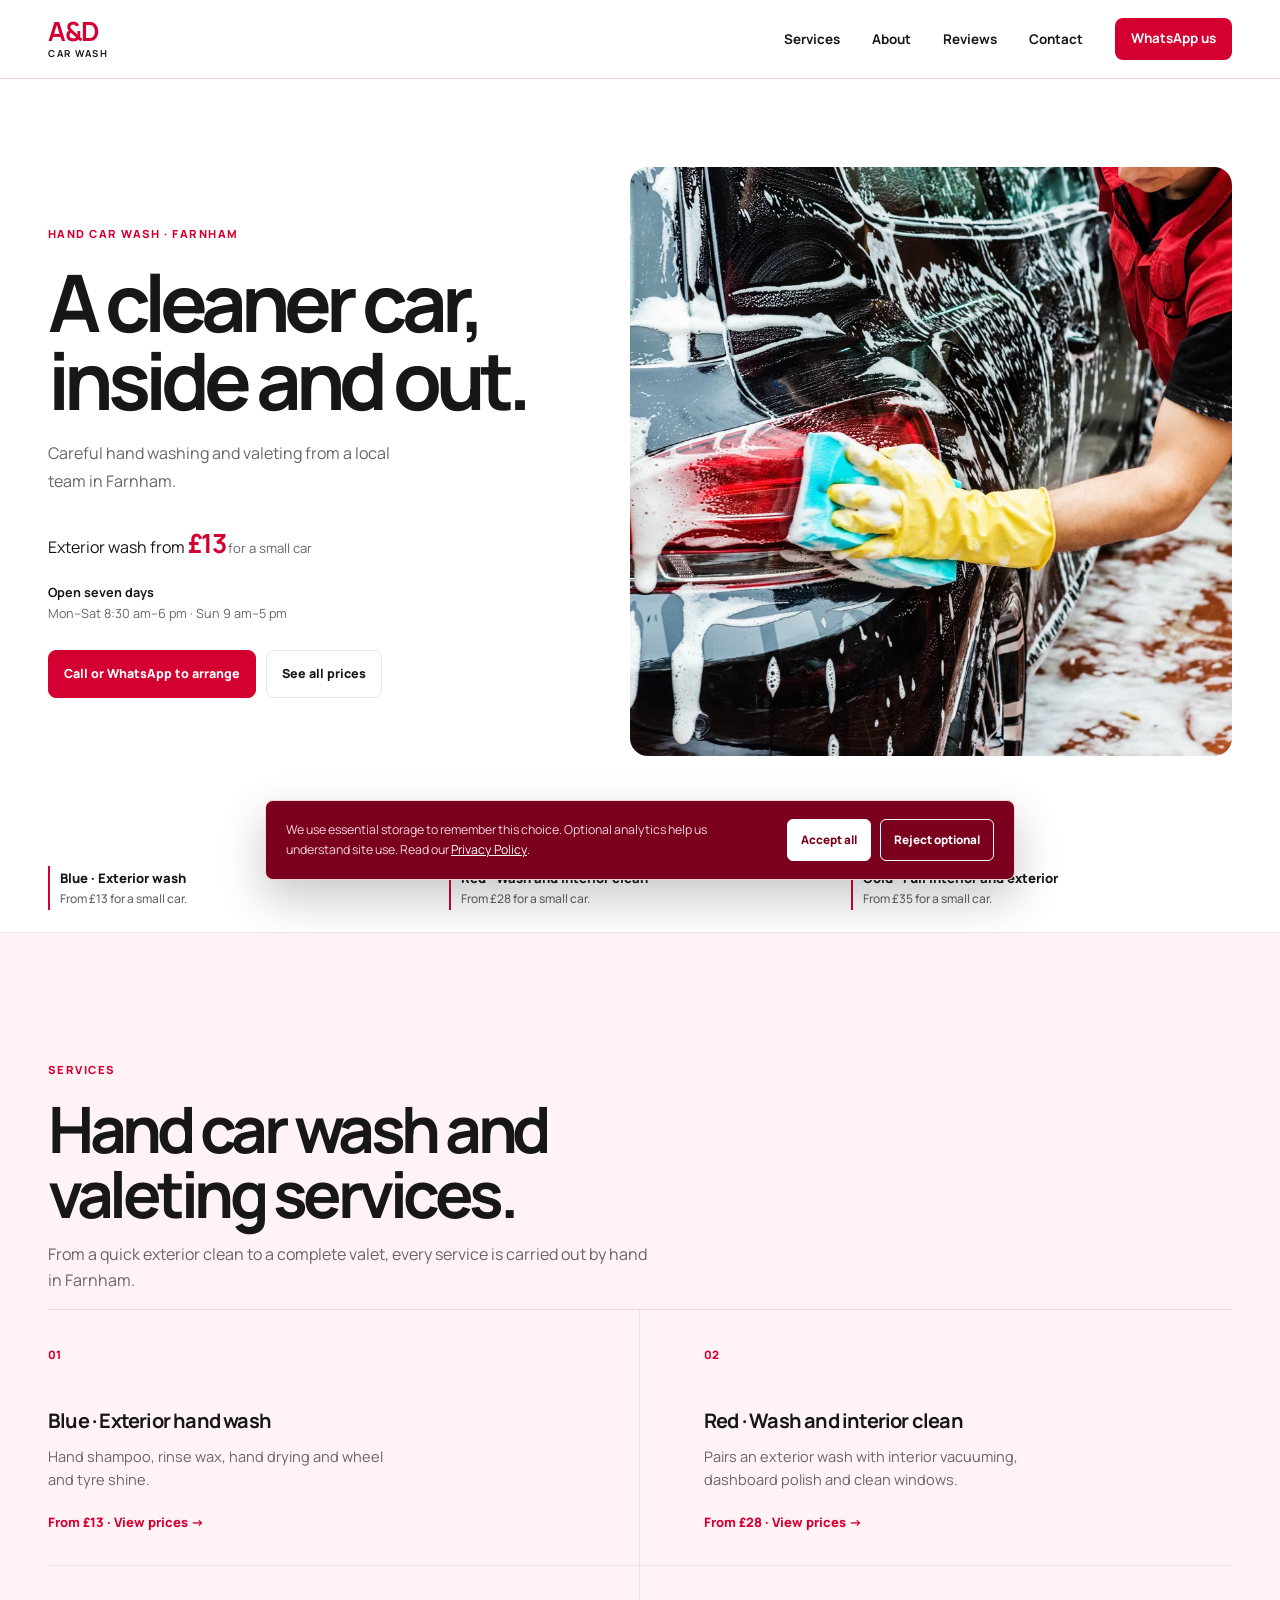
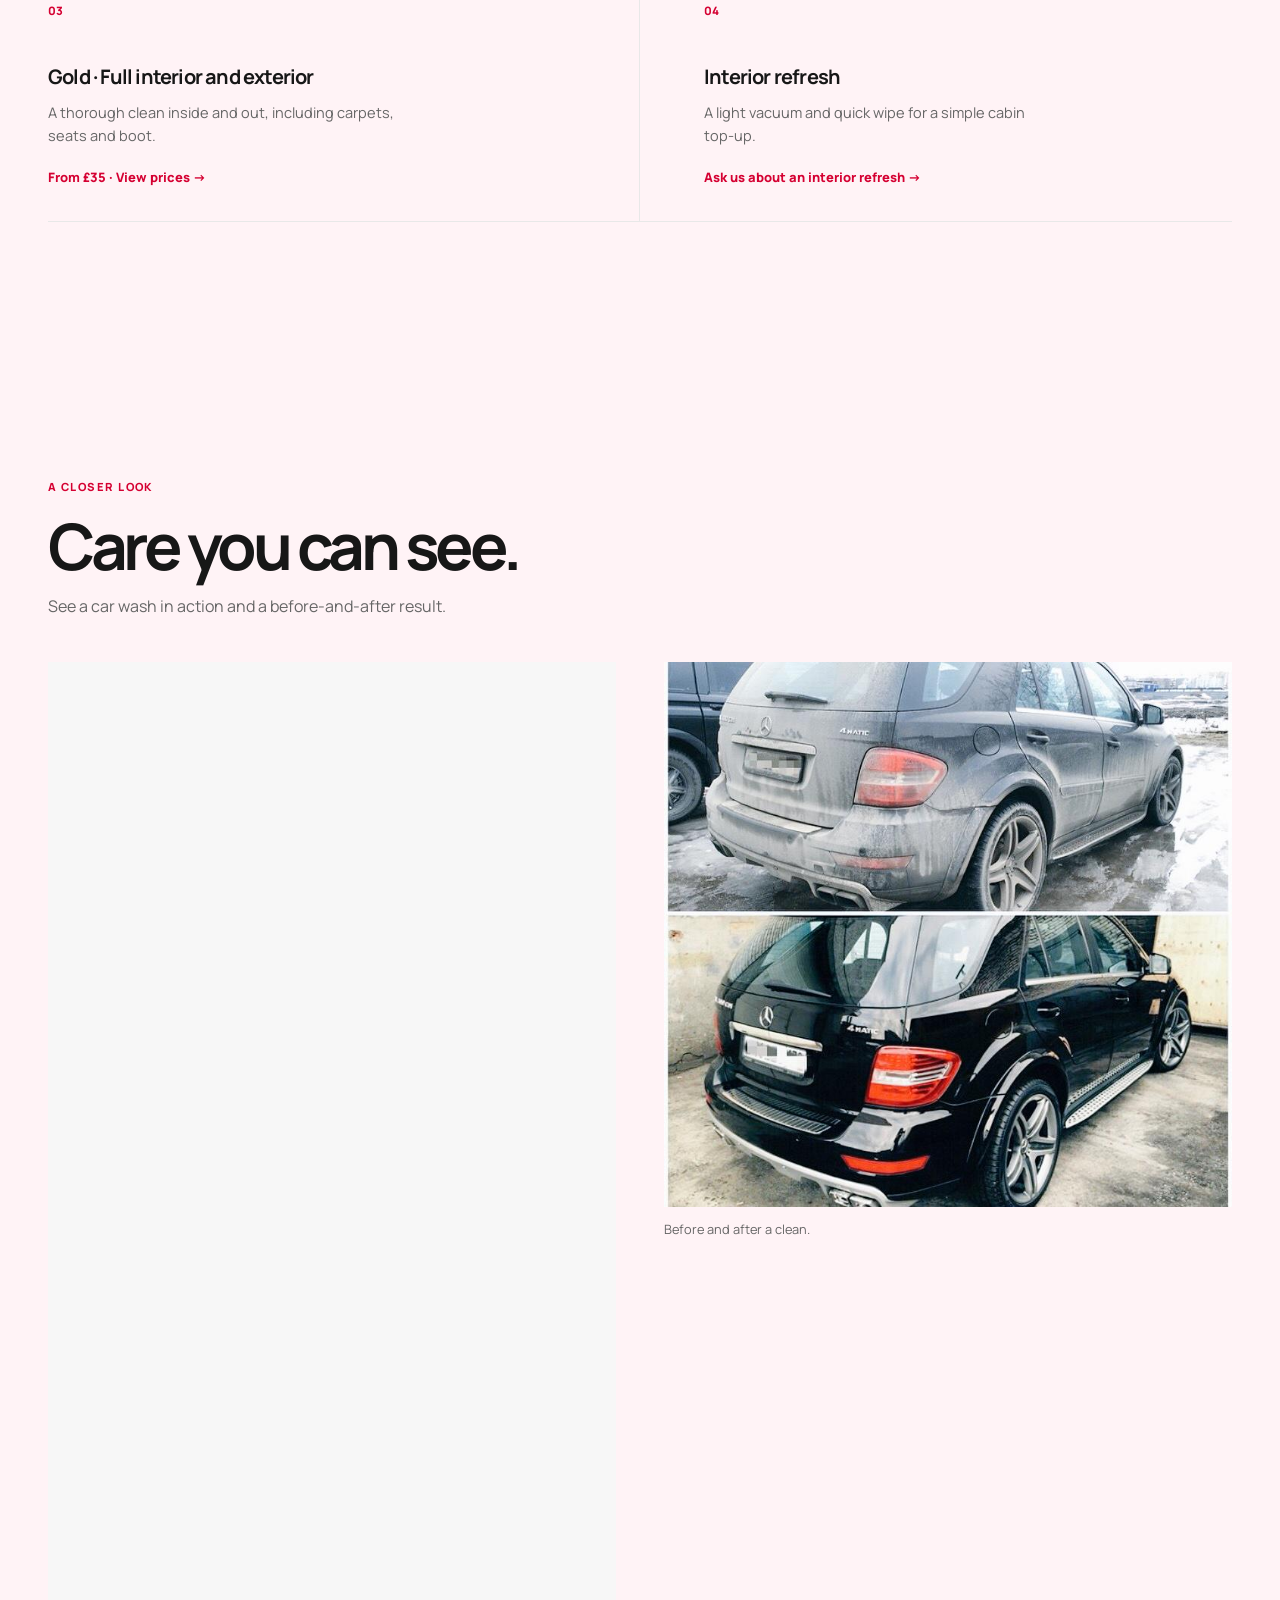
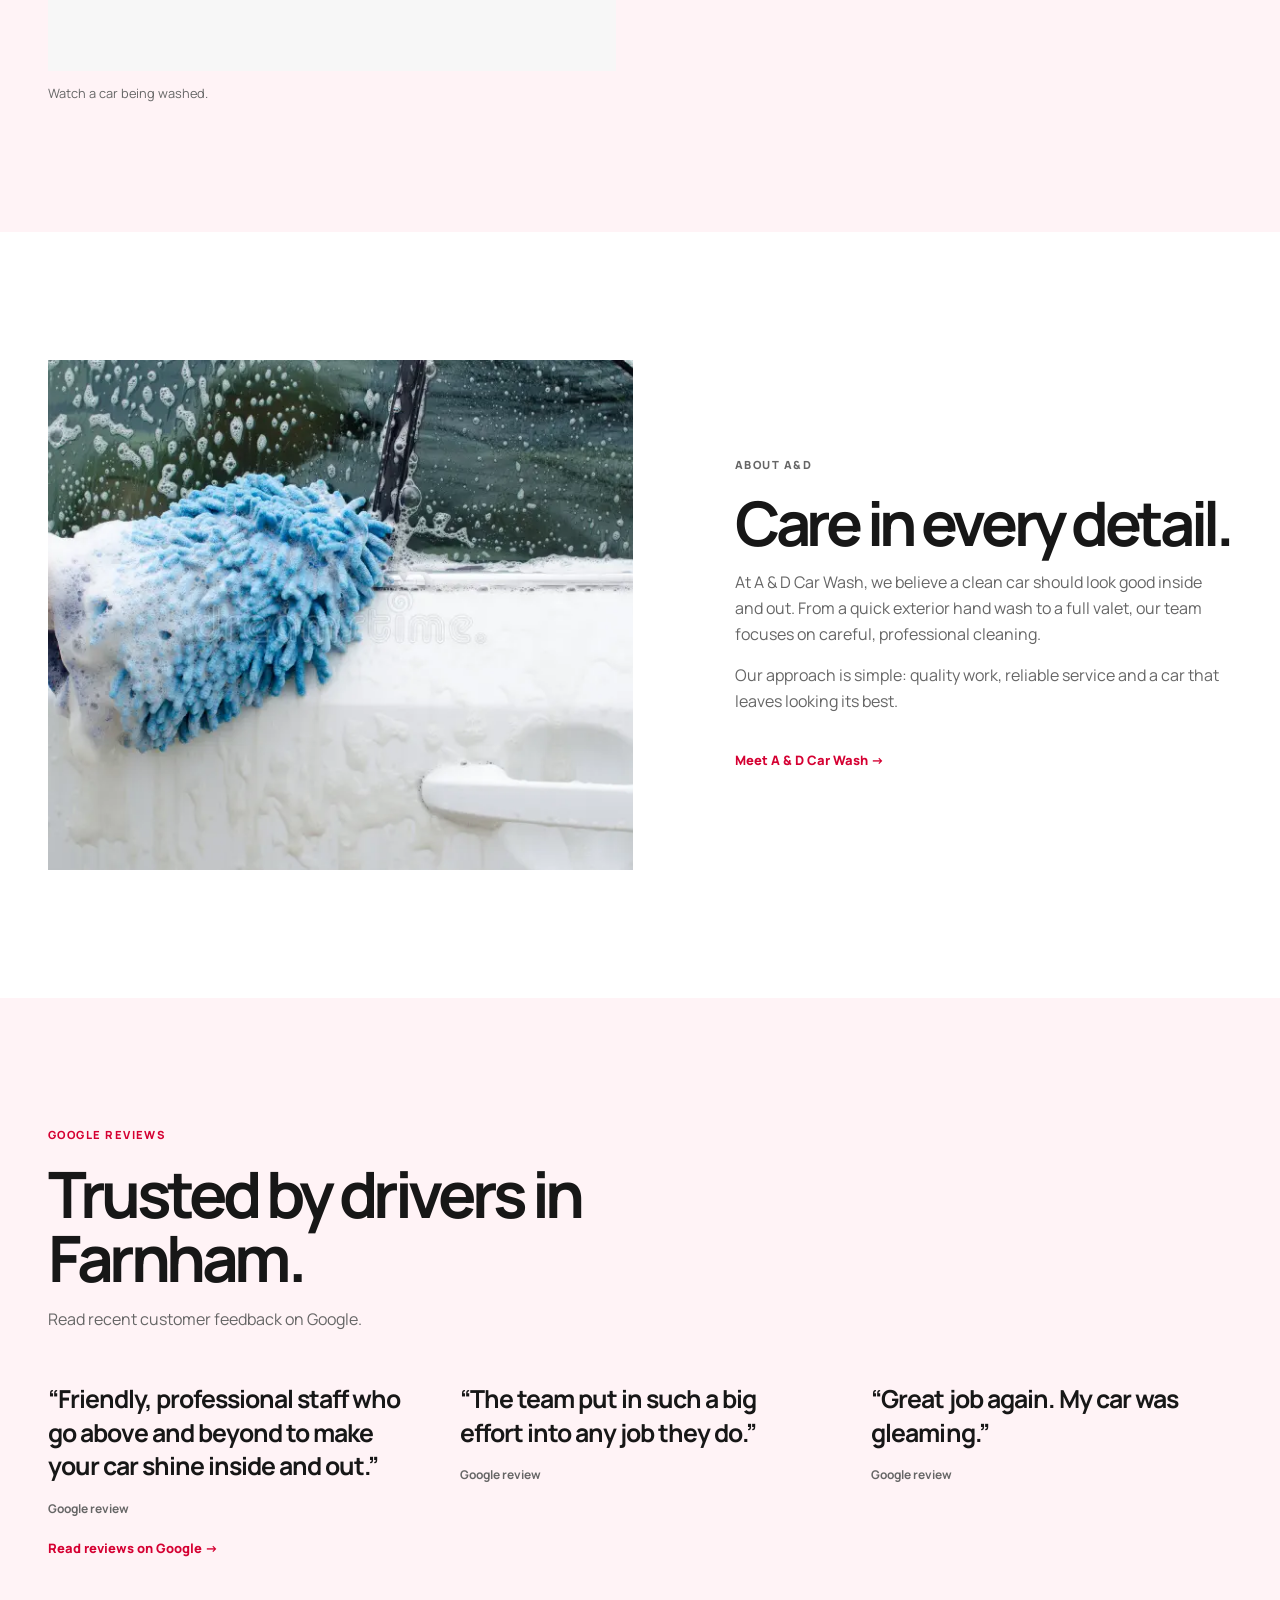
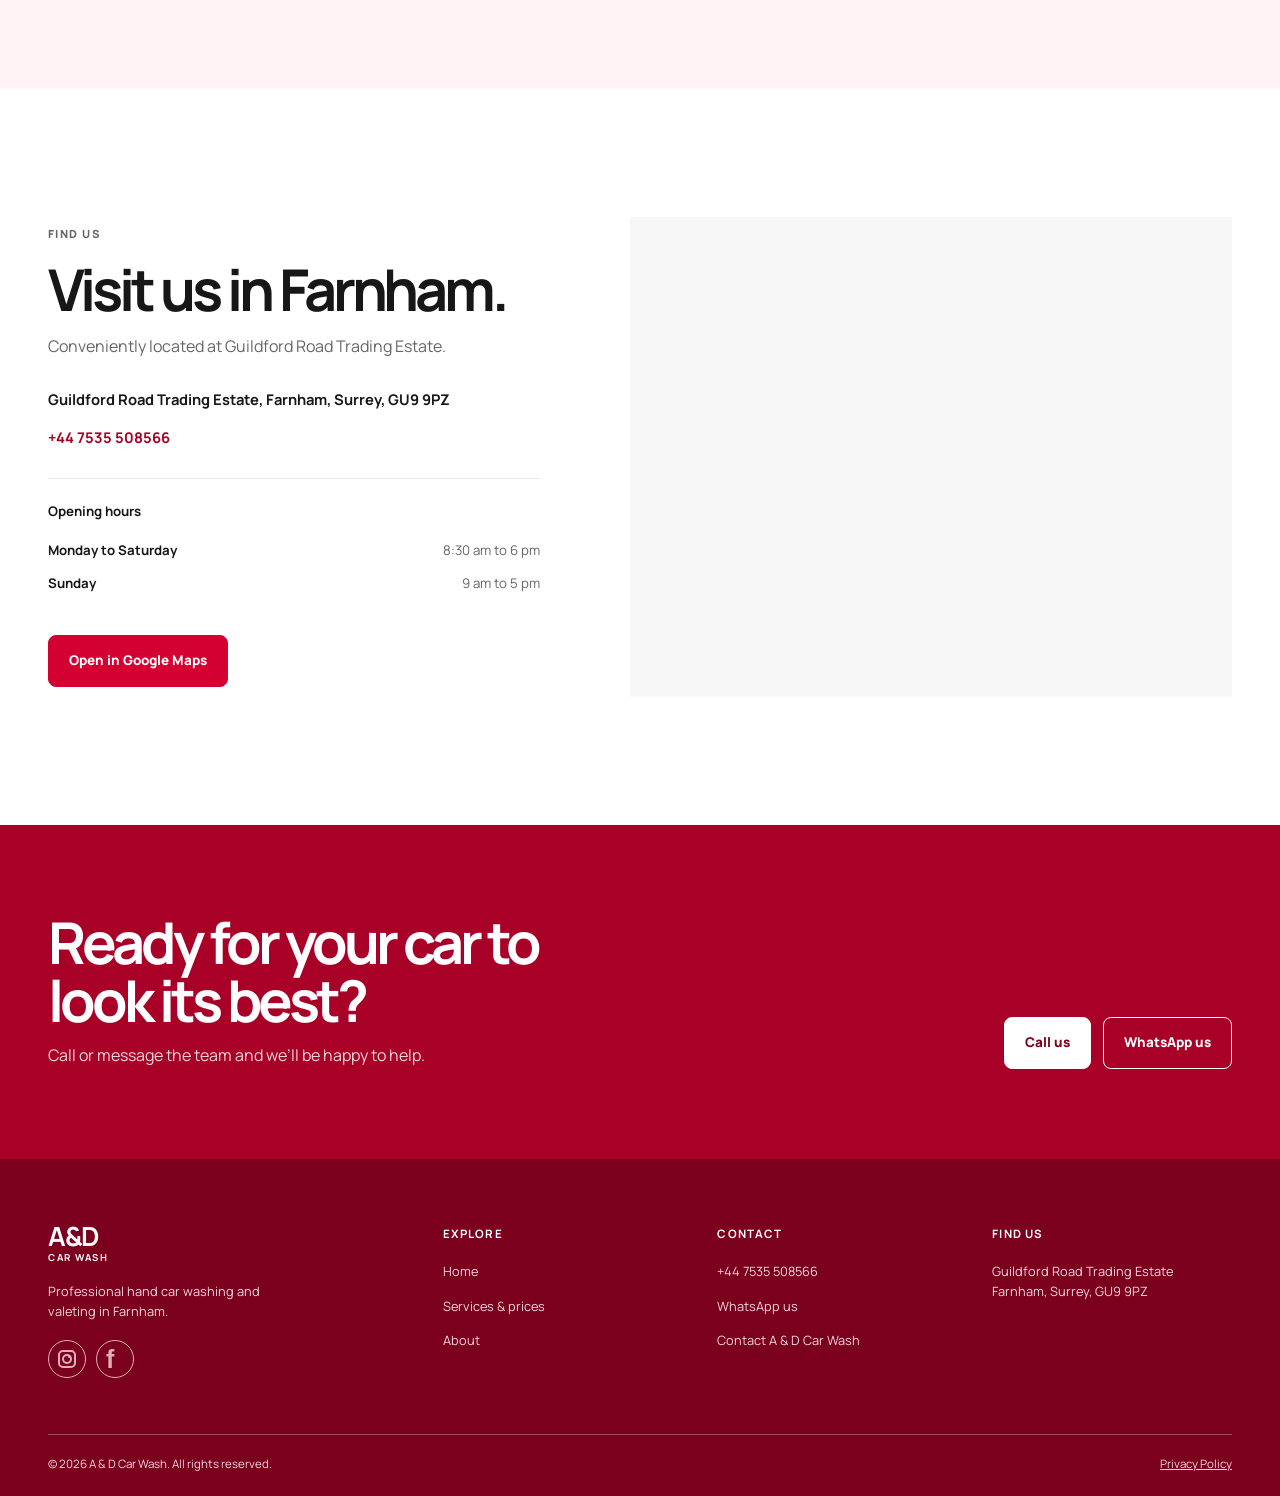
<file: index.html>
﻿<!doctype html>
<html lang="en" data-google-analytics-id="G-FPJ89RL9G0">
<head>
  <meta charset="utf-8">
  <meta name="viewport" content="width=device-width,initial-scale=1">
  <meta name="description" content="Hand car wash and valeting in Farnham. Exterior washes from &#163;13, with interior cleaning and full valet options. Open seven days at A &amp; D Car Wash.">
  <title>A &amp; D Car Wash | Hand Car Wash &amp; Valeting in Farnham</title>
  <link rel="canonical" href="https://adcarwash.co.uk/">
  <link rel="icon" type="image/png" href="nfavicon.png">
  <link rel="preload" as="image" href="hero.webp" type="image/webp" fetchpriority="high">
  <link rel="preconnect" href="https://fonts.googleapis.com">
  <link rel="preconnect" href="https://fonts.gstatic.com" crossorigin>
  <link rel="stylesheet" href="https://fonts.googleapis.com/css2?family=Manrope:wght@400;500;700;800&amp;display=swap">
  <meta property="og:type" content="website">
  <meta property="og:site_name" content="A &amp; D Car Wash">
  <meta property="og:title" content="A &amp; D Car Wash | Hand Car Wash &amp; Valeting in Farnham">
  <meta property="og:description" content="Hand car wash and valeting in Farnham. Exterior washes from &#163;13, with interior cleaning and full valet options. Open seven days at A &amp; D Car Wash.">
  <meta property="og:url" content="https://adcarwash.co.uk/">
  <meta property="og:image" content="https://adcarwash.co.uk/hero.webp">
  <meta property="og:image:width" content="1200">
  <meta property="og:image:height" content="900">
  <meta property="og:image:alt" content="Car being professionally hand washed">
  <meta name="twitter:card" content="summary_large_image">
  <meta name="twitter:title" content="A &amp; D Car Wash | Hand Car Wash &amp; Valeting in Farnham">
  <meta name="twitter:description" content="Hand car wash and valeting in Farnham. Exterior washes from &#163;13, with interior cleaning and full valet options. Open seven days at A &amp; D Car Wash.">
  <meta name="twitter:image" content="https://adcarwash.co.uk/hero.webp">
  <meta name="twitter:image:alt" content="Car being professionally hand washed">
  <link rel="stylesheet" href="styles.css">
  <script defer src="script.js"></script>
  <script type="application/ld+json">
  {
    "@context": "https://schema.org",
    "@type": "AutoWash",
    "@id": "https://adcarwash.co.uk/#business",
    "name": "A & D Car Wash",
    "description": "Professional hand car washing and valeting in Farnham.",
    "url": "https://adcarwash.co.uk/",
    "image": "https://adcarwash.co.uk/hero.webp",
    "telephone": "+447535508566",
    "address": {
      "@type": "PostalAddress",
      "streetAddress": "Guildford Road Trading Estate",
      "addressLocality": "Farnham",
      "addressRegion": "Surrey",
      "postalCode": "GU9 9PZ",
      "addressCountry": "GB"
    },
    "geo": {
      "@type": "GeoCoordinates",
      "latitude": 51.217741,
      "longitude": -0.785889
    },
    "areaServed": {
      "@type": "City",
      "name": "Farnham"
    },
    "hasMap": "https://maps.app.goo.gl/s3P8bicLorGzGWCa9?g_st=iwb",
    "openingHoursSpecification": [
      {
        "@type": "OpeningHoursSpecification",
        "dayOfWeek": [
          "Monday",
          "Tuesday",
          "Wednesday",
          "Thursday",
          "Friday",
          "Saturday"
        ],
        "opens": "08:30",
        "closes": "18:00"
      },
      {
        "@type": "OpeningHoursSpecification",
        "dayOfWeek": "Sunday",
        "opens": "09:00",
        "closes": "17:00"
      }
    ],
    "sameAs": [
      "https://www.instagram.com/adcarwashfarnham/",
      "https://www.facebook.com/share/1PfaKiUULb/?mibextid=wwXIfr"
    ]
  }
  </script>
</head>
<body>
  <a class="skip-link" href="#main-content">Skip to content</a>
  <header class="site-header">
    <div class="container navbar">
      <a class="brand" href="index.html" aria-label="A and D Car Wash home"><b>A&amp;D</b><span>Car Wash</span></a>
      <button class="menu-toggle" type="button" aria-label="Open menu" aria-expanded="false" aria-controls="primary-navigation"><span></span><span></span><span></span></button>
      <nav id="primary-navigation" aria-label="Primary navigation"><ul class="nav-menu">
        <li><a href="car-wash-valeting.html">Services</a></li><li><a href="about-us.html">About</a></li><li><a href="#reviews">Reviews</a></li><li><a href="contact.html">Contact</a></li><li><a class="nav-cta" href="https://wa.me/447535508566" target="_blank" rel="noopener noreferrer">WhatsApp us</a></li>
      </ul></nav>
    </div>
  </header>
  <main id="main-content">
    <section class="hero hero-new" aria-labelledby="hero-heading"><div class="container hero-new-layout">
      <div class="hero-new-copy"><p class="eyebrow">Hand car wash &#183; Farnham</p><h1 id="hero-heading">A cleaner car, inside and out.</h1>
        <p class="hero-copy">Careful hand washing and valeting from a local team in Farnham.</p>
        <p class="hero-price">Exterior wash from <strong>&#163;13</strong> <span>for a small car</span></p>
        <p class="hero-hours"><strong>Open seven days</strong><br>Mon&#8211;Sat 8:30 am&#8211;6 pm &#183; Sun 9 am&#8211;5 pm</p>
        <div class="hero-actions"><a class="button button-primary" href="contact.html">Call or WhatsApp to arrange</a><a class="button button-secondary" href="car-wash-valeting.html#services">See all prices</a></div>
      </div>
      <div class="hero-new-image"><img src="hero.webp" alt="A car receiving a professional hand wash in Farnham" width="1200" height="900" fetchpriority="high"></div>
    </div></section>
    <section class="intro-strip" aria-label="Our standards"><div class="container"><ul><li>Blue &#183; Exterior wash<span>From &#163;13 for a small car.</span></li><li>Red &#183; Wash and interior clean<span>From &#163;28 for a small car.</span></li><li>Gold &#183; Full interior and exterior<span>From &#163;35 for a small car.</span></li></ul></div></section>
    <section class="section" id="services" aria-labelledby="services-heading"><div class="container">
      <div class="section-heading"><p class="eyebrow">Services</p><h2 id="services-heading">Hand car wash and valeting services.</h2><p>From a quick exterior clean to a complete valet, every service is carried out by hand in Farnham.</p></div>
      <div class="service-list">
        <article class="service-item"><span class="service-number">01</span><h3>Blue &#183; Exterior hand wash</h3><p>Hand shampoo, rinse wax, hand drying and wheel and tyre shine.</p><a class="arrow-link" href="car-wash-valeting.html#blue-service-heading">From &#163;13 &#183; View prices &#8594;</a></article>
        <article class="service-item"><span class="service-number">02</span><h3>Red &#183; Wash and interior clean</h3><p>Pairs an exterior wash with interior vacuuming, dashboard polish and clean windows.</p><a class="arrow-link" href="car-wash-valeting.html#red-service-heading">From &#163;28 &#183; View prices &#8594;</a></article>
        <article class="service-item"><span class="service-number">03</span><h3>Gold &#183; Full interior and exterior</h3><p>A thorough clean inside and out, including carpets, seats and boot.</p><a class="arrow-link" href="car-wash-valeting.html#gold-service-heading">From &#163;35 &#183; View prices &#8594;</a></article>
        <article class="service-item"><span class="service-number">04</span><h3>Interior refresh</h3><p>A light vacuum and quick wipe for a simple cabin top-up.</p><a class="arrow-link" href="contact.html">Ask us about an interior refresh &#8594;</a></article>
      </div>
    </div></section>
    <section class="section proof-section" aria-labelledby="proof-heading"><div class="container"><div class="section-heading"><p class="eyebrow">A closer look</p><h2 id="proof-heading">Care you can see.</h2><p>See a car wash in action and a before-and-after result.</p></div><div class="proof-grid"><figure class="wash-video"><div class="video-frame"><iframe src="https://www.kapwing.com/e/6ad26598c6dd69ce62ca4b9d" title="A car being washed" allow="autoplay; gyroscope;" allowfullscreen loading="lazy" referrerpolicy="strict-origin"></iframe></div><figcaption>Watch a car being washed.</figcaption></figure><figure class="before-after"><img src="Before%20and%20after.jpg" alt="Before and after car cleaning result" width="1200" height="800" loading="lazy" decoding="async"><figcaption>Before and after a clean.</figcaption></figure></div></div></section>
    <section class="section location" aria-labelledby="about-heading"><div class="container split">
      <div class="split-media"><img src="hero1.webp" alt="Car being professionally hand washed in Farnham" width="800" height="530" loading="lazy" decoding="async"></div>
      <div class="split-copy"><p class="eyebrow">About A&amp;D</p><h2 id="about-heading">Care in every detail.</h2><p>At A &amp; D Car Wash, we believe a clean car should look good inside and out. From a quick exterior hand wash to a full valet, our team focuses on careful, professional cleaning.</p><p>Our approach is simple: quality work, reliable service and a car that leaves looking its best.</p><a class="arrow-link" href="about-us.html">Meet A &amp; D Car Wash →</a></div>
    </div></section>
    <section class="section" id="reviews" aria-labelledby="reviews-heading"><div class="container">
      <div class="section-heading"><p class="eyebrow">Google reviews</p><h2 id="reviews-heading">Trusted by drivers in Farnham.</h2><p>Read recent customer feedback on Google.</p></div>
      <div class="reviews">
        <blockquote class="review"><p>“Friendly, professional staff who go above and beyond to make your car shine inside and out.”</p><footer>Google review</footer></blockquote>
        <blockquote class="review"><p>“The team put in such a big effort into any job they do.”</p><footer>Google review</footer></blockquote>
        <blockquote class="review"><p>“Great job again. My car was gleaming.”</p><footer>Google review</footer></blockquote>
      </div>
      <a class="arrow-link" href="https://maps.app.goo.gl/s3P8bicLorGzGWCa9?g_st=iwb" target="_blank" rel="noopener noreferrer">Read reviews on Google →</a>
    </div></section>
    <section class="section location" aria-labelledby="location-heading"><div class="container location-grid">
      <div class="location-copy"><p class="eyebrow">Find us</p><h2 id="location-heading">Visit us in Farnham.</h2><p>Conveniently located at Guildford Road Trading Estate.</p><div class="contact-lines"><address>Guildford Road Trading Estate, Farnham, Surrey, GU9 9PZ</address><a href="tel:+447535508566">+44 7535 508566</a></div><div class="hours"><h3>Opening hours</h3><div><strong>Monday to Saturday</strong><span>8:30 am to 6 pm</span></div><div><strong>Sunday</strong><span>9 am to 5 pm</span></div></div><div class="hero-actions"><a class="button button-primary" href="https://maps.app.goo.gl/s3P8bicLorGzGWCa9?g_st=iwb" target="_blank" rel="noopener noreferrer">Open in Google Maps</a></div></div>
      <div class="map"><iframe title="Map showing A &amp; D Car Wash in Farnham" src="https://www.google.com/maps/embed?pb=!1m18!1m12!1m3!1d2085.814375617612!2d-0.7858889999999998!3d51.217741!2m3!1f0!2f0!3f0!3m2!1i1024!2i768!4f13.1!3m3!1m2!1s0x48742d029b0c2c35%3A0x5b51533a485a7195!2sA%26D%20Car%20Wash!5e1!3m2!1sen!2s!4v1788111589573!5m2!1sen!2s" width="600" height="450" style="border:0;" allowfullscreen="" loading="lazy" referrerpolicy="strict-origin-when-cross-origin"></iframe></div>
    </div></section>
    <section class="cta" aria-labelledby="cta-heading"><div class="container"><div><h2 id="cta-heading">Ready for your car to look its best?</h2><p>Call or message the team and we’ll be happy to help.</p></div><div class="hero-actions"><a class="button button-primary" href="tel:+447535508566">Call us</a><a class="button button-secondary" href="https://wa.me/447535508566" target="_blank" rel="noopener noreferrer">WhatsApp us</a></div></div></section>
  </main>
  <footer class="site-footer"><div class="container"><div class="footer-grid"><div class="footer-brand"><a class="brand" href="index.html"><b>A&amp;D</b><span>Car Wash</span></a><p>Professional hand car washing and valeting in Farnham.</p><div class="social-links"><a href="https://www.instagram.com/adcarwashfarnham/" target="_blank" rel="noopener noreferrer" aria-label="A&amp;D Car Wash on Instagram"><span class="social-icon social-icon-instagram" aria-hidden="true"></span></a><a href="https://www.facebook.com/share/1PfaKiUULb/?mibextid=wwXIfr" target="_blank" rel="noopener noreferrer" aria-label="A&amp;D Car Wash on Facebook"><span class="social-icon social-icon-facebook" aria-hidden="true"></span></a></div></div><div class="footer-col"><h2>Explore</h2><ul><li><a href="index.html">Home</a></li><li><a href="car-wash-valeting.html#services">Services &amp; prices</a></li><li><a href="about-us.html">About</a></li></ul></div><div class="footer-col"><h2>Contact</h2><ul><li><a href="tel:+447535508566">+44 7535 508566</a></li><li><a href="https://wa.me/447535508566" target="_blank" rel="noopener noreferrer">WhatsApp us</a></li><li><a href="contact.html">Contact A &amp; D Car Wash</a></li></ul></div><div class="footer-col"><h2>Find us</h2><address>Guildford Road Trading Estate<br>Farnham, Surrey, GU9 9PZ</address></div></div><div class="footer-bottom"><p>© 2026 A &amp; D Car Wash. All rights reserved.</p><a href="privacy-policy.html">Privacy Policy</a></div></div></footer>
</body></html>
</file>
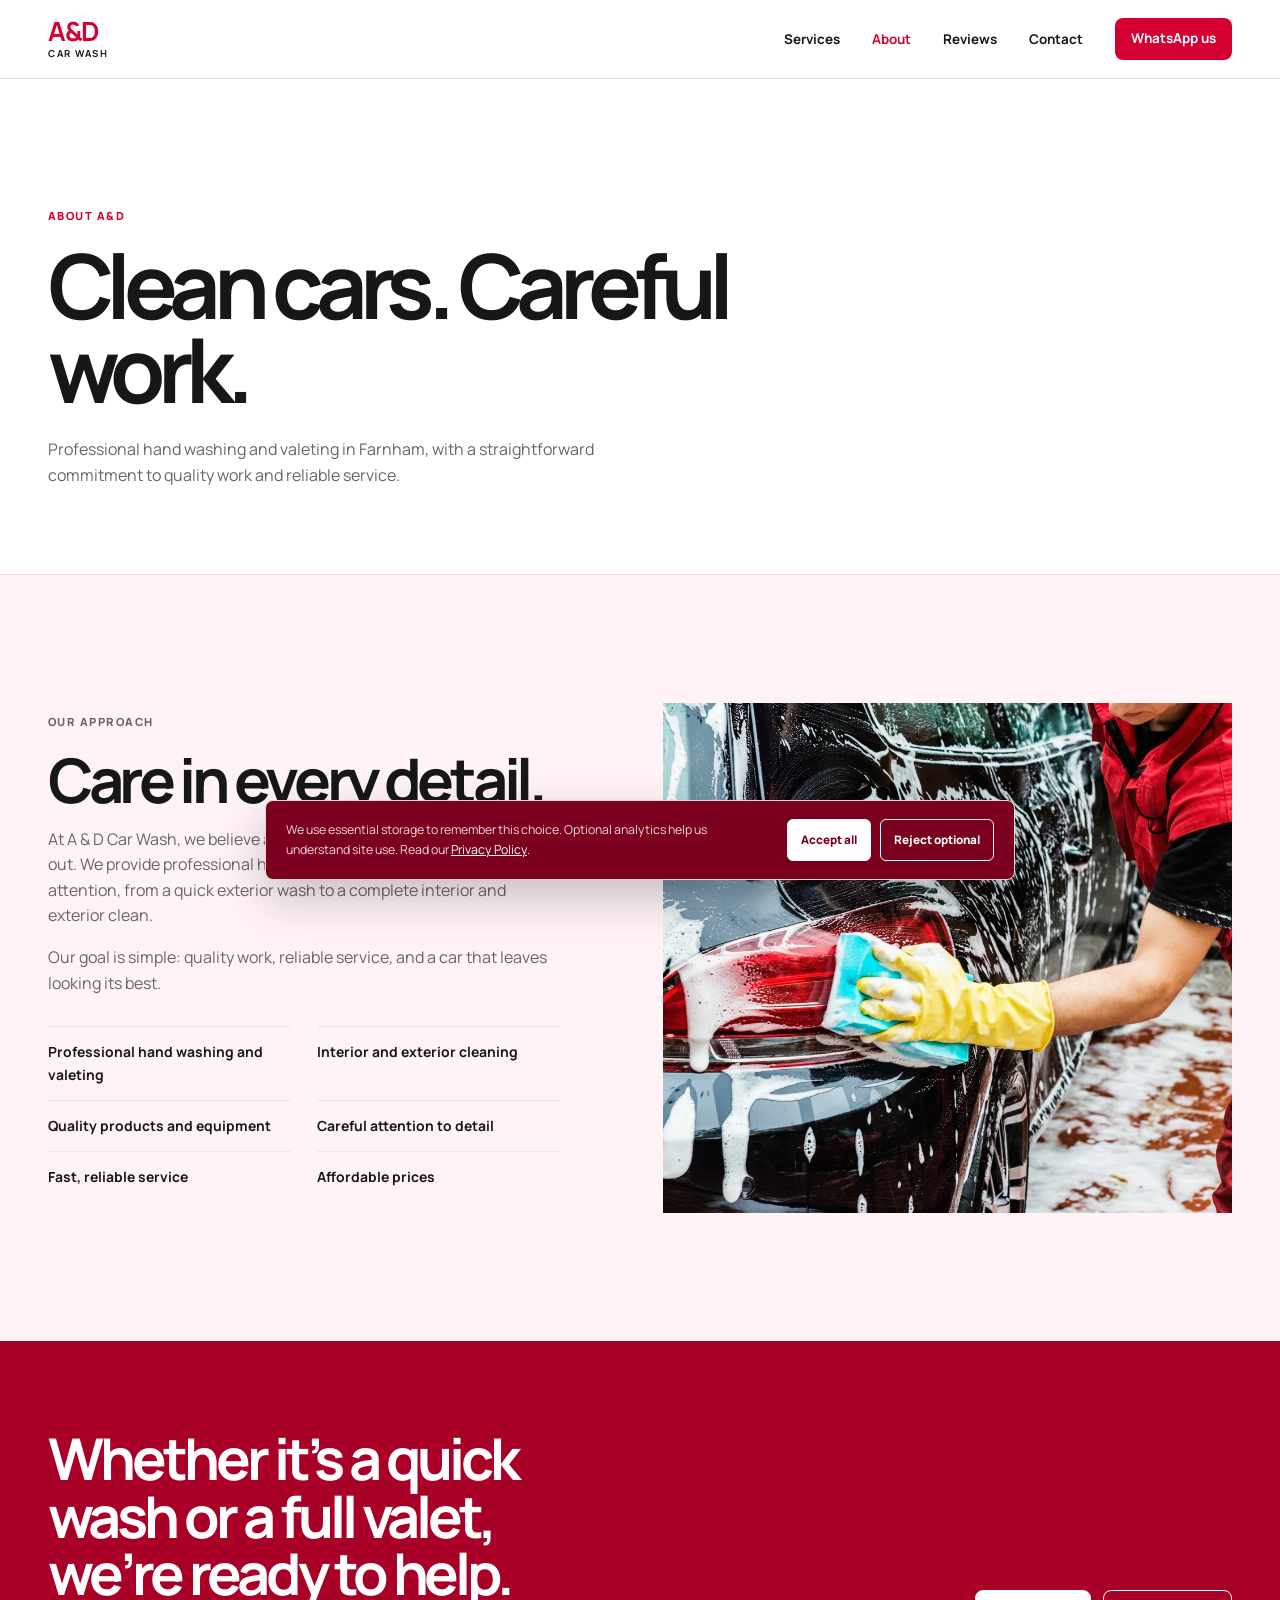
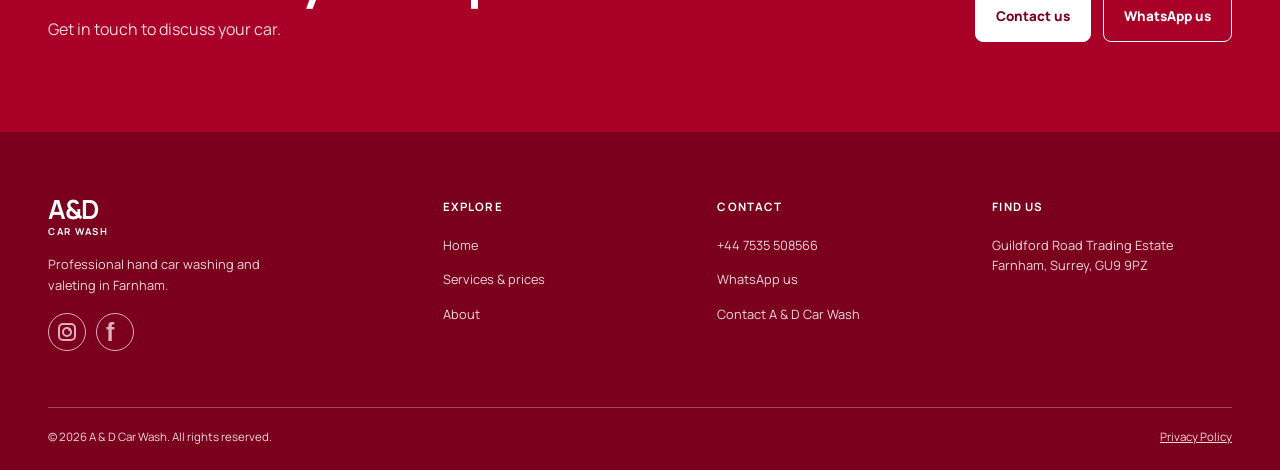
<file: about-us.html>
<!doctype html>
<html lang="en" data-google-analytics-id="G-FPJ89RL9G0">
<head>
  <meta charset="utf-8">
  <meta name="viewport" content="width=device-width,initial-scale=1">
  <meta name="description" content="Learn about A &amp; D Car Wash in Farnham and our approach to professional hand car washing, interior and exterior cleaning, and reliable valeting.">
  <title>About A &amp; D Car Wash | Hand Car Wash &amp; Valeting in Farnham</title>
  <link rel="canonical" href="https://adcarwash.co.uk/about-us.html">
  <link rel="icon" type="image/png" href="nfavicon.png">
  <link rel="preconnect" href="https://fonts.googleapis.com">
  <link rel="preconnect" href="https://fonts.gstatic.com" crossorigin>
  <link rel="stylesheet" href="https://fonts.googleapis.com/css2?family=Manrope:wght@400;500;700;800&amp;display=swap">
  <meta property="og:type" content="website">
  <meta property="og:site_name" content="A &amp; D Car Wash">
  <meta property="og:title" content="About A &amp; D Car Wash | Hand Car Wash &amp; Valeting in Farnham">
  <meta property="og:description" content="Learn about A &amp; D Car Wash in Farnham and our approach to professional hand car washing, interior and exterior cleaning, and reliable valeting.">
  <meta property="og:url" content="https://adcarwash.co.uk/about-us.html">
  <meta property="og:image" content="https://adcarwash.co.uk/hero.webp">
  <meta property="og:image:width" content="1200">
  <meta property="og:image:height" content="900">
  <meta property="og:image:alt" content="Car being professionally hand washed">
  <meta name="twitter:card" content="summary_large_image">
  <meta name="twitter:title" content="About A &amp; D Car Wash | Hand Car Wash &amp; Valeting in Farnham">
  <meta name="twitter:description" content="Learn about A &amp; D Car Wash in Farnham and our approach to professional hand car washing, interior and exterior cleaning, and reliable valeting.">
  <meta name="twitter:image" content="https://adcarwash.co.uk/hero.webp">
  <meta name="twitter:image:alt" content="Car being professionally hand washed">
  <link rel="stylesheet" href="styles.css">
  <script defer src="script.js"></script>
</head>
<body><a class="skip-link" href="#main-content">Skip to content</a><header class="site-header"><div class="container navbar"><a class="brand" href="index.html" aria-label="A and D Car Wash home"><b>A&amp;D</b><span>Car Wash</span></a><button class="menu-toggle" type="button" aria-label="Open menu" aria-expanded="false" aria-controls="primary-navigation"><span></span><span></span><span></span></button><nav id="primary-navigation" aria-label="Primary navigation"><ul class="nav-menu"><li><a href="car-wash-valeting.html">Services</a></li><li><a href="about-us.html" aria-current="page">About</a></li><li><a href="index.html#reviews">Reviews</a></li><li><a href="contact.html">Contact</a></li><li><a class="nav-cta" href="https://wa.me/447535508566" target="_blank" rel="noopener noreferrer">WhatsApp us</a></li></ul></nav></div></header>
<main id="main-content"><section class="page-intro"><div class="container"><p class="eyebrow">About A&amp;D</p><h1>Clean cars. Careful work.</h1><p>Professional hand washing and valeting in Farnham, with a straightforward commitment to quality work and reliable service.</p></div></section>
<section class="section"><div class="container split reverse"><div class="split-copy"><p class="eyebrow">Our approach</p><h2>Care in every detail.</h2><p>At A &amp; D Car Wash, we believe a clean car should look good inside and out. We provide professional hand washing and valeting with careful attention, from a quick exterior wash to a complete interior and exterior clean.</p><p>Our goal is simple: quality work, reliable service, and a car that leaves looking its best.</p><ul class="points"><li>Professional hand washing and valeting</li><li>Interior and exterior cleaning</li><li>Quality products and equipment</li><li>Careful attention to detail</li><li>Fast, reliable service</li><li>Affordable prices</li></ul></div><div class="split-media"><img src="hero.webp" alt="Car being professionally hand washed in Farnham" width="1200" height="900" loading="lazy" decoding="async"></div></div></section>
<section class="cta"><div class="container"><div><h2>Whether it’s a quick wash or a full valet, we’re ready to help.</h2><p>Get in touch to discuss your car.</p></div><div class="hero-actions"><a class="button button-primary" href="contact.html">Contact us</a><a class="button button-secondary" href="https://wa.me/447535508566" target="_blank" rel="noopener noreferrer">WhatsApp us</a></div></div></section></main>
<footer class="site-footer"><div class="container"><div class="footer-grid"><div class="footer-brand"><a class="brand" href="index.html"><b>A&amp;D</b><span>Car Wash</span></a><p>Professional hand car washing and valeting in Farnham.</p><div class="social-links"><a href="https://www.instagram.com/adcarwashfarnham/" target="_blank" rel="noopener noreferrer" aria-label="A&amp;D Car Wash on Instagram"><span class="social-icon social-icon-instagram" aria-hidden="true"></span></a><a href="https://www.facebook.com/share/1PfaKiUULb/?mibextid=wwXIfr" target="_blank" rel="noopener noreferrer" aria-label="A&amp;D Car Wash on Facebook"><span class="social-icon social-icon-facebook" aria-hidden="true"></span></a></div></div><div class="footer-col"><h2>Explore</h2><ul><li><a href="index.html">Home</a></li><li><a href="car-wash-valeting.html#services">Services &amp; prices</a></li><li><a href="about-us.html">About</a></li></ul></div><div class="footer-col"><h2>Contact</h2><ul><li><a href="tel:+447535508566">+44 7535 508566</a></li><li><a href="https://wa.me/447535508566" target="_blank" rel="noopener noreferrer">WhatsApp us</a></li><li><a href="contact.html">Contact A &amp; D Car Wash</a></li></ul></div><div class="footer-col"><h2>Find us</h2><address>Guildford Road Trading Estate<br>Farnham, Surrey, GU9 9PZ</address></div></div><div class="footer-bottom"><p>© 2026 A &amp; D Car Wash. All rights reserved.</p><a href="privacy-policy.html">Privacy Policy</a></div></div></footer></body></html>
</file>
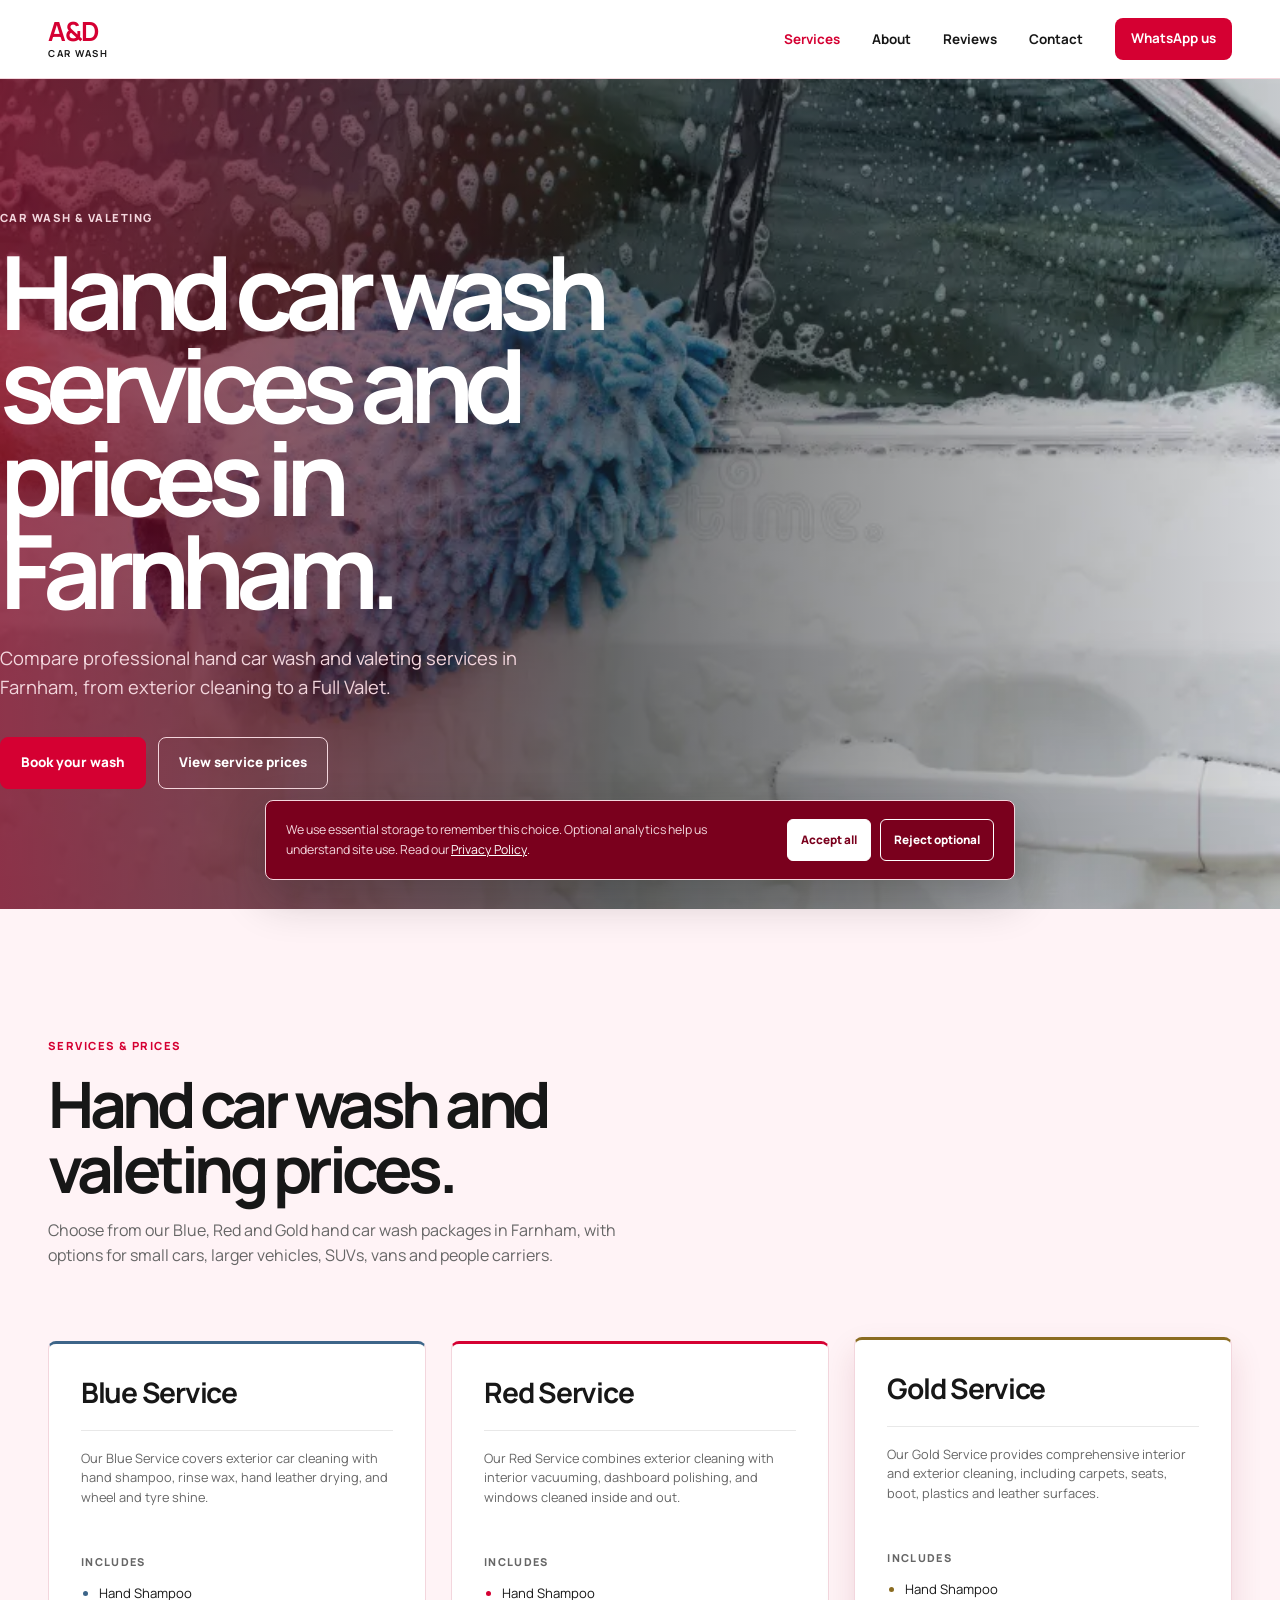
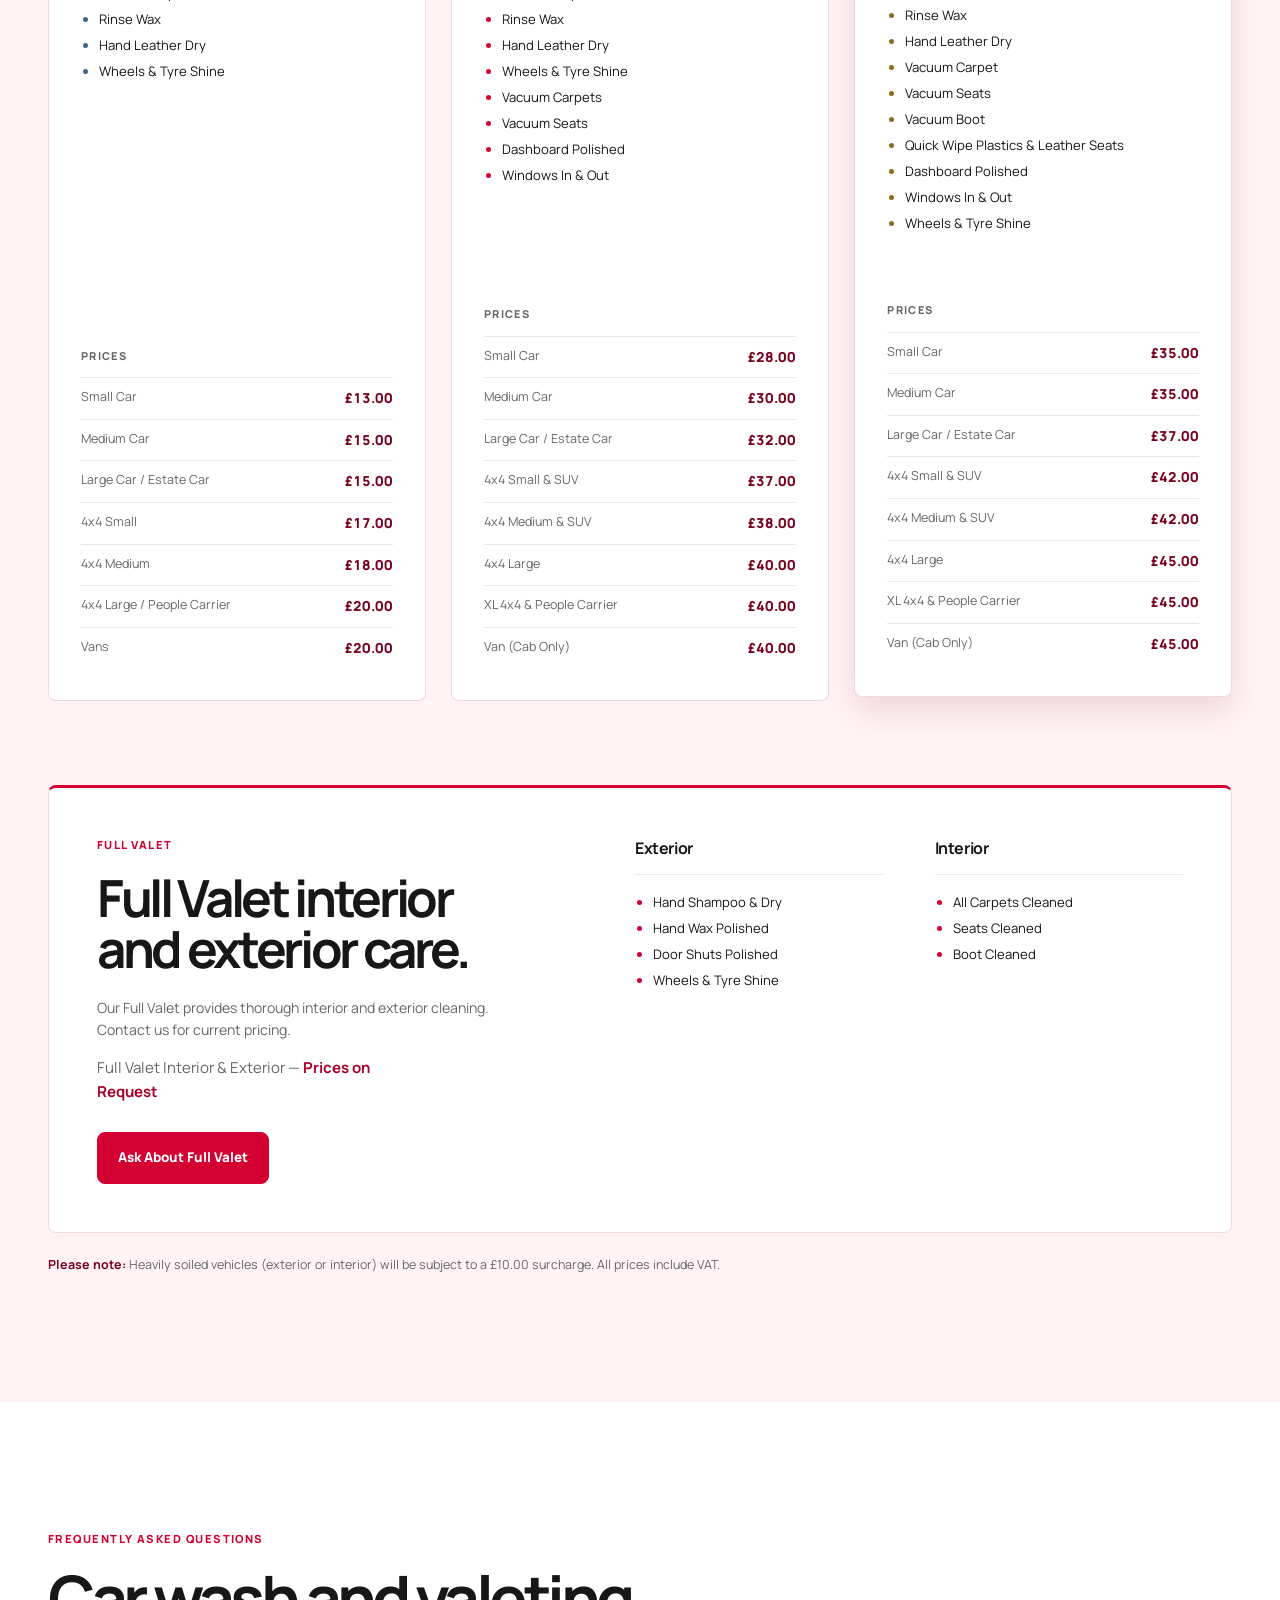
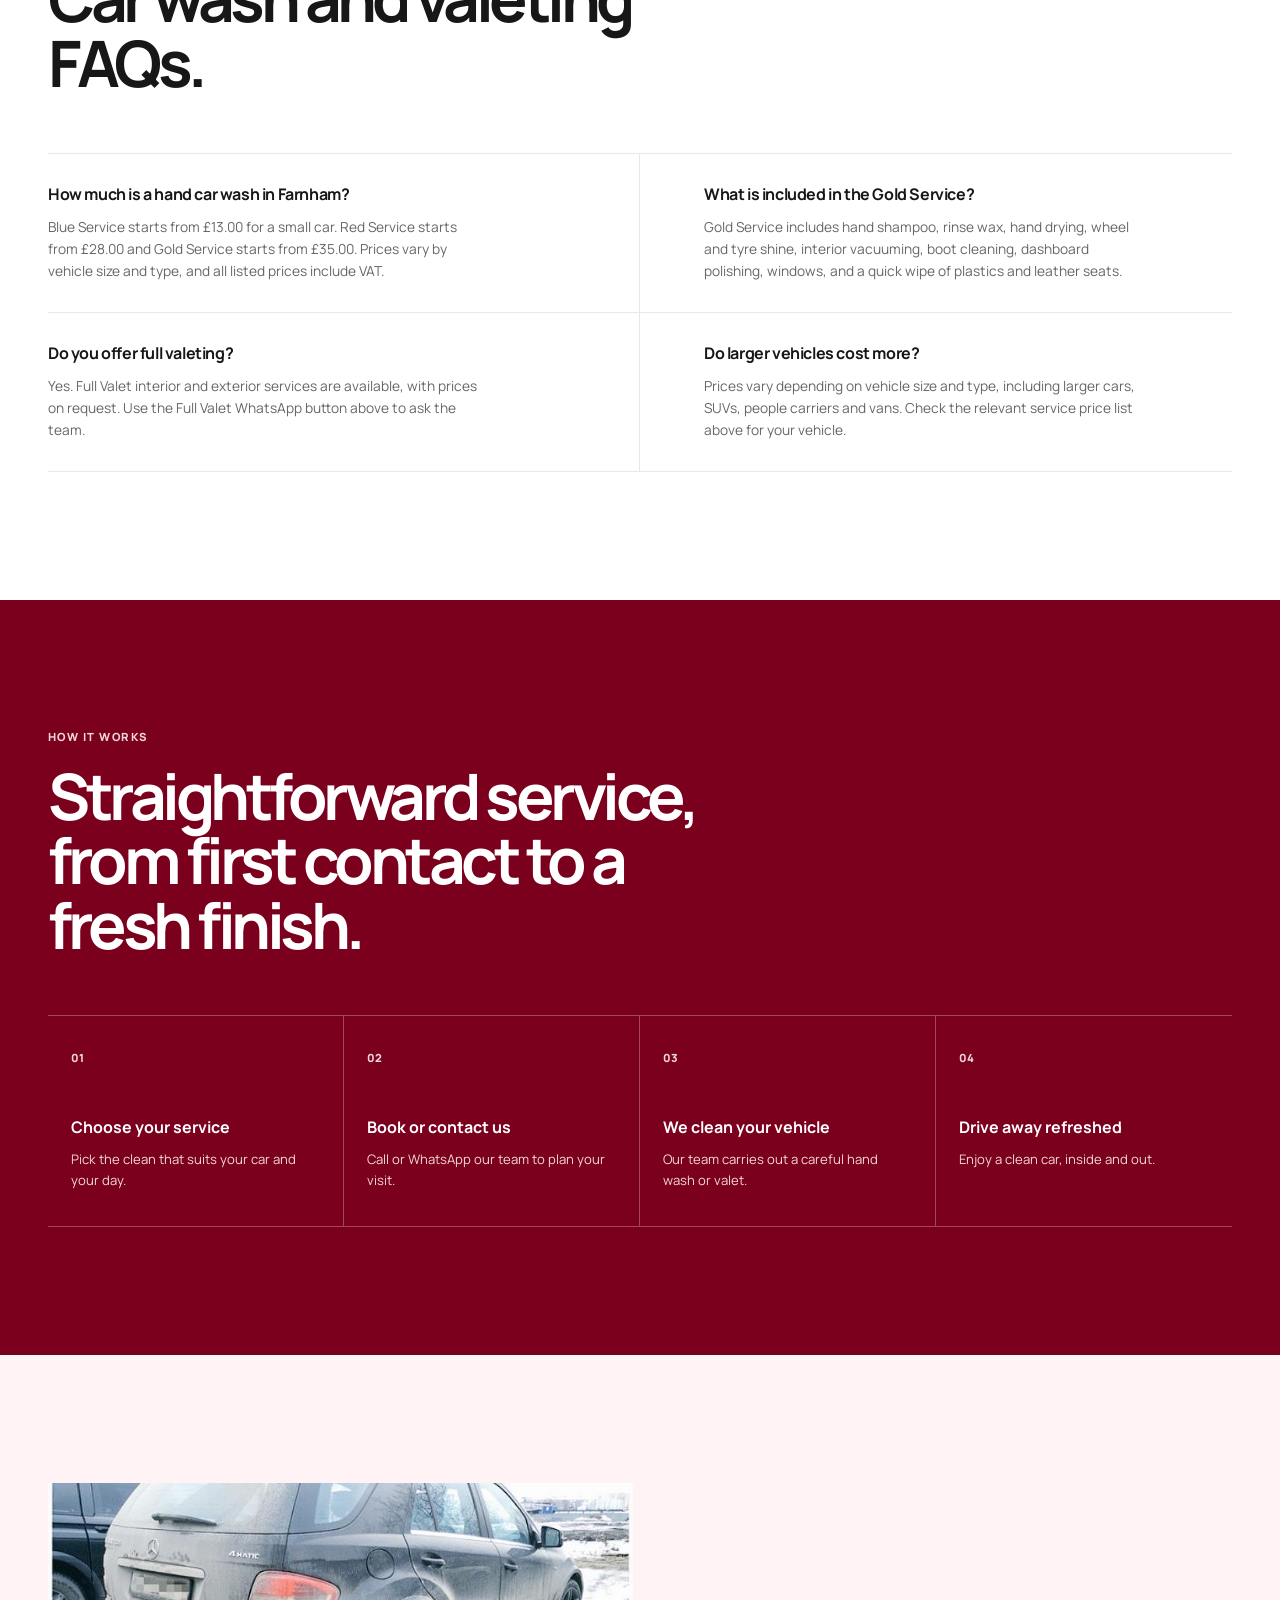
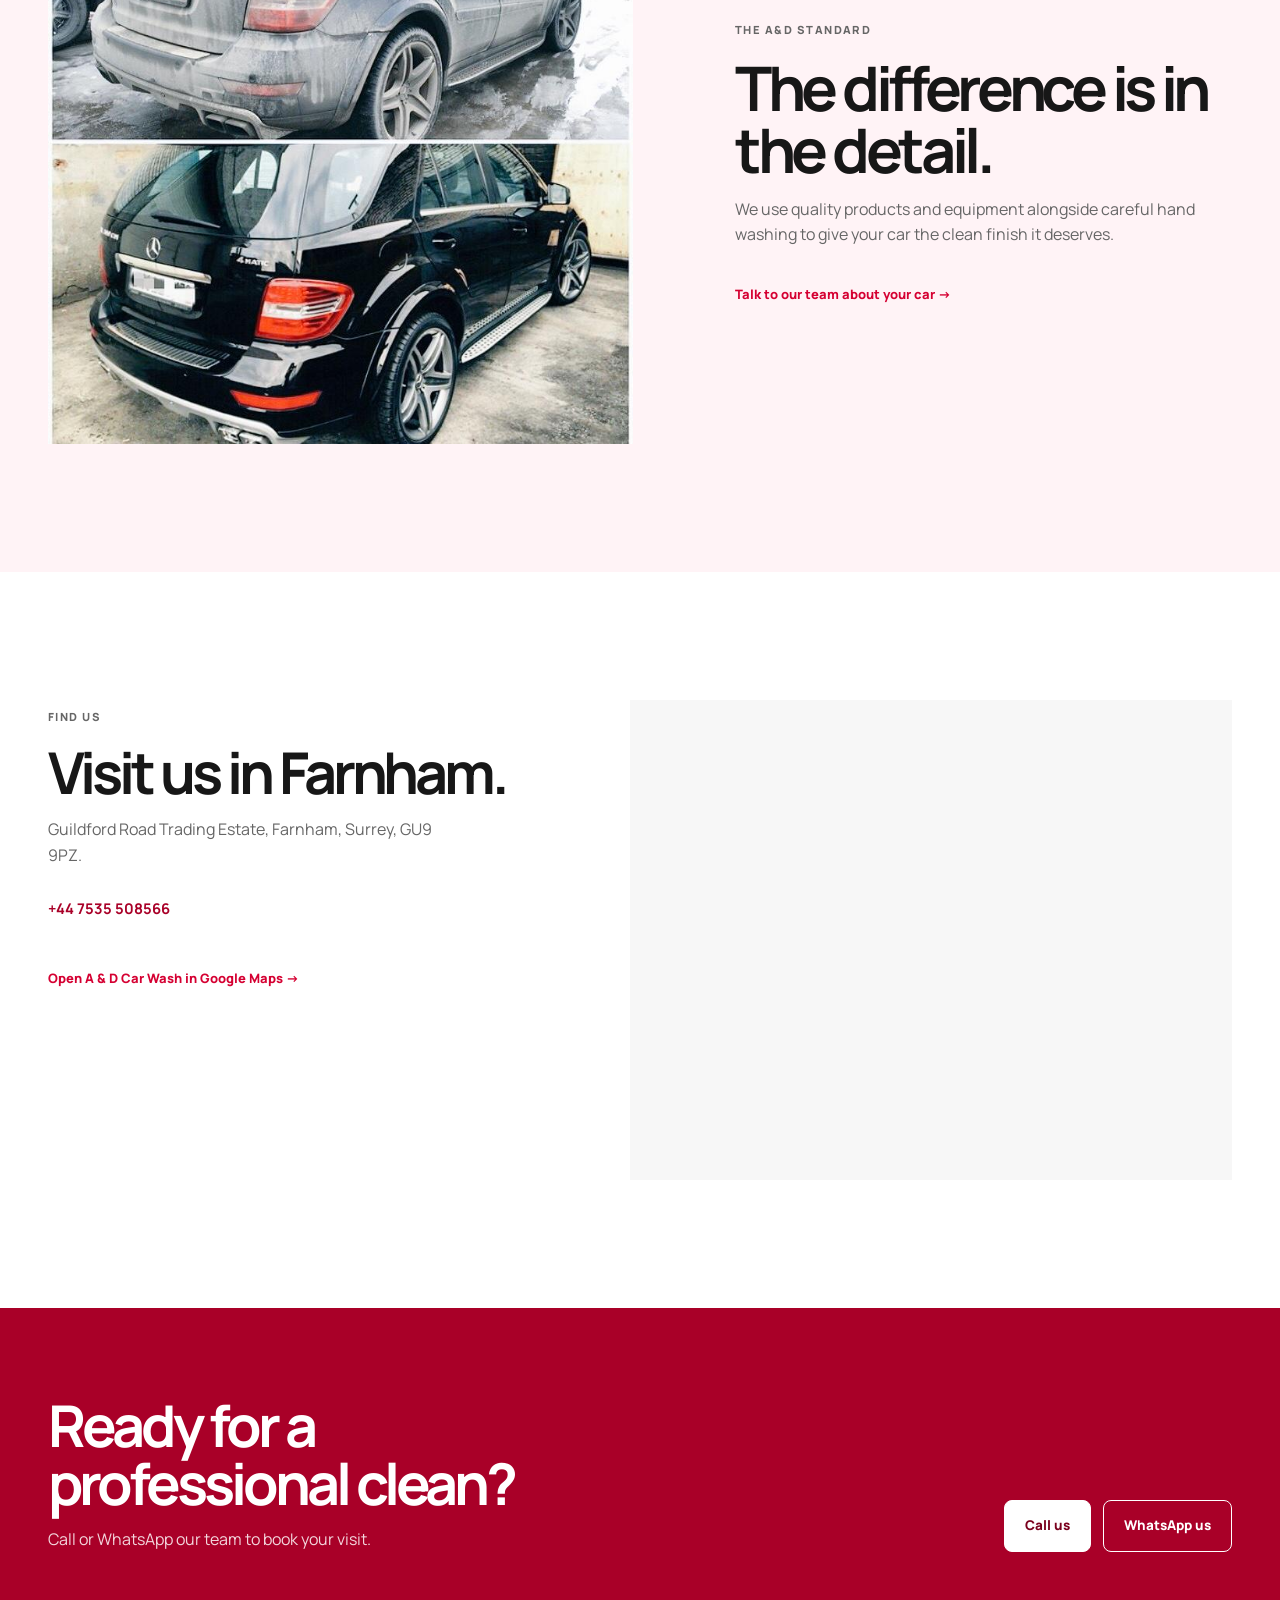
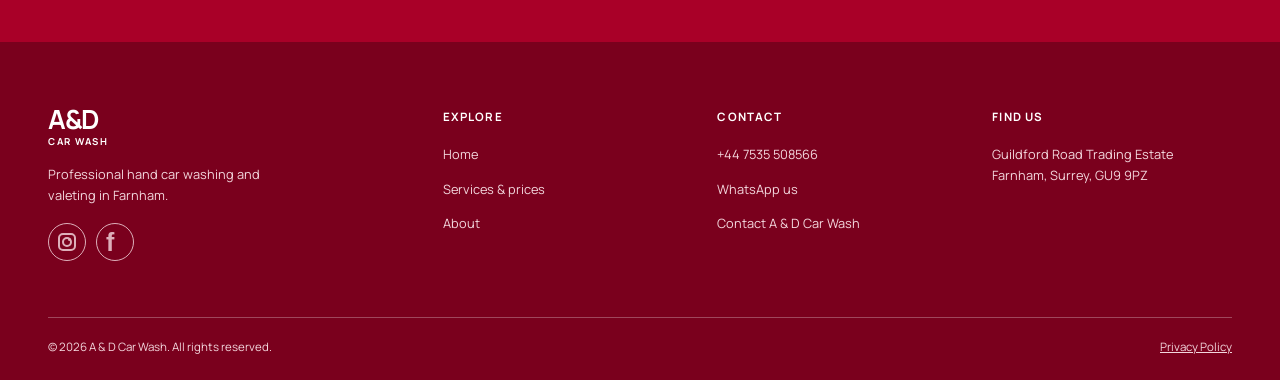
<file: car-wash-valeting.html>
<!doctype html>
<html lang="en" data-google-analytics-id="G-FPJ89RL9G0">
<head>
  <meta charset="utf-8">
  <meta name="viewport" content="width=device-width,initial-scale=1">
  <meta name="description" content="View hand car wash and valeting prices in Farnham, including Blue, Red and Gold services from £13.00, plus Full Valet details. Prices include VAT.">
  <title>Car Wash Prices &amp; Valeting in Farnham | A &amp; D Car Wash</title>
  <link rel="canonical" href="https://adcarwash.co.uk/car-wash-valeting.html">
  <link rel="icon" type="image/png" href="nfavicon.png">
  <link rel="preload" as="image" href="hero1.webp" type="image/webp" fetchpriority="high">
  <link rel="preconnect" href="https://fonts.googleapis.com">
  <link rel="preconnect" href="https://fonts.gstatic.com" crossorigin>
  <link rel="stylesheet" href="https://fonts.googleapis.com/css2?family=Manrope:wght@400;500;700;800&amp;display=swap">
  <meta property="og:type" content="website">
  <meta property="og:site_name" content="A &amp; D Car Wash">
  <meta property="og:title" content="Car Wash Prices &amp; Valeting in Farnham | A &amp; D Car Wash">
  <meta property="og:description" content="View hand car wash and valeting prices in Farnham, including Blue, Red and Gold services from £13.00, plus Full Valet details. Prices include VAT.">
  <meta property="og:url" content="https://adcarwash.co.uk/car-wash-valeting.html">
  <meta property="og:image" content="https://adcarwash.co.uk/hero.webp">
  <meta property="og:image:width" content="1200">
  <meta property="og:image:height" content="900">
  <meta property="og:image:alt" content="Car being professionally hand washed">
  <meta name="twitter:card" content="summary_large_image">
  <meta name="twitter:title" content="Car Wash Prices &amp; Valeting in Farnham | A &amp; D Car Wash">
  <meta name="twitter:description" content="View hand car wash and valeting prices in Farnham, including Blue, Red and Gold services from £13.00, plus Full Valet details. Prices include VAT.">
  <meta name="twitter:image" content="https://adcarwash.co.uk/hero.webp">
  <meta name="twitter:image:alt" content="Car being professionally hand washed">
  <link rel="stylesheet" href="styles.css">
  <script defer src="script.js"></script>
  <script type="application/ld+json">
  {
    "@context": "https://schema.org",
    "@type": "Service",
    "@id": "https://adcarwash.co.uk/car-wash-valeting.html#car-wash-service",
    "name": "Car wash and valeting services",
    "serviceType": "Hand car wash and valeting",
    "url": "https://adcarwash.co.uk/car-wash-valeting.html#services",
    "description": "Blue, Red and Gold hand car wash packages and Full Valet services in Farnham.",
    "provider": {
      "@id": "https://adcarwash.co.uk/#business"
    },
    "areaServed": {
      "@type": "City",
      "name": "Farnham"
    },
    "hasOfferCatalog": {
      "@type": "OfferCatalog",
      "name": "A & D Car Wash service prices",
      "description": "All listed prices include VAT. Heavily soiled vehicles (exterior or interior) are subject to a £10.00 surcharge.",
      "itemListElement": [
        {
          "@type": "OfferCatalog",
          "name": "Blue Service",
          "description": "Exterior cleaning with hand shampoo, rinse wax, hand leather drying, and wheel and tyre shine.",
          "url": "https://adcarwash.co.uk/car-wash-valeting.html#blue-service-heading",
          "itemListElement": [
            {"@type":"Offer","name":"Blue Service — Small Car","price":"13.00","priceCurrency":"GBP","itemOffered":{"@type":"Service","name":"Blue Service for Small Car"}},
            {"@type":"Offer","name":"Blue Service — Medium Car","price":"15.00","priceCurrency":"GBP","itemOffered":{"@type":"Service","name":"Blue Service for Medium Car"}},
            {"@type":"Offer","name":"Blue Service — Large Car / Estate Car","price":"15.00","priceCurrency":"GBP","itemOffered":{"@type":"Service","name":"Blue Service for Large Car / Estate Car"}},
            {"@type":"Offer","name":"Blue Service — 4x4 Small","price":"17.00","priceCurrency":"GBP","itemOffered":{"@type":"Service","name":"Blue Service for 4x4 Small"}},
            {"@type":"Offer","name":"Blue Service — 4x4 Medium","price":"18.00","priceCurrency":"GBP","itemOffered":{"@type":"Service","name":"Blue Service for 4x4 Medium"}},
            {"@type":"Offer","name":"Blue Service — 4x4 Large / People Carrier","price":"20.00","priceCurrency":"GBP","itemOffered":{"@type":"Service","name":"Blue Service for 4x4 Large / People Carrier"}},
            {"@type":"Offer","name":"Blue Service — Vans","price":"20.00","priceCurrency":"GBP","itemOffered":{"@type":"Service","name":"Blue Service for Vans"}}
          ]
        },
        {
          "@type": "OfferCatalog",
          "name": "Red Service",
          "description": "Exterior cleaning with interior vacuuming, dashboard polishing, and windows cleaned inside and out.",
          "url": "https://adcarwash.co.uk/car-wash-valeting.html#red-service-heading",
          "itemListElement": [
            {"@type":"Offer","name":"Red Service — Small Car","price":"28.00","priceCurrency":"GBP","itemOffered":{"@type":"Service","name":"Red Service for Small Car"}},
            {"@type":"Offer","name":"Red Service — Medium Car","price":"30.00","priceCurrency":"GBP","itemOffered":{"@type":"Service","name":"Red Service for Medium Car"}},
            {"@type":"Offer","name":"Red Service — Large Car / Estate Car","price":"32.00","priceCurrency":"GBP","itemOffered":{"@type":"Service","name":"Red Service for Large Car / Estate Car"}},
            {"@type":"Offer","name":"Red Service — 4x4 Small & SUV","price":"37.00","priceCurrency":"GBP","itemOffered":{"@type":"Service","name":"Red Service for 4x4 Small & SUV"}},
            {"@type":"Offer","name":"Red Service — 4x4 Medium & SUV","price":"38.00","priceCurrency":"GBP","itemOffered":{"@type":"Service","name":"Red Service for 4x4 Medium & SUV"}},
            {"@type":"Offer","name":"Red Service — 4x4 Large","price":"40.00","priceCurrency":"GBP","itemOffered":{"@type":"Service","name":"Red Service for 4x4 Large"}},
            {"@type":"Offer","name":"Red Service — XL 4x4 & People Carrier","price":"40.00","priceCurrency":"GBP","itemOffered":{"@type":"Service","name":"Red Service for XL 4x4 & People Carrier"}},
            {"@type":"Offer","name":"Red Service — Van (Cab Only)","price":"40.00","priceCurrency":"GBP","itemOffered":{"@type":"Service","name":"Red Service for Van (Cab Only)"}}
          ]
        },
        {
          "@type": "OfferCatalog",
          "name": "Gold Service",
          "description": "Comprehensive exterior and interior cleaning covering carpets, seats, boot, dashboard, windows, plastics, leather surfaces, wheels and tyres.",
          "url": "https://adcarwash.co.uk/car-wash-valeting.html#gold-service-heading",
          "itemListElement": [
            {"@type":"Offer","name":"Gold Service — Small Car","price":"35.00","priceCurrency":"GBP","itemOffered":{"@type":"Service","name":"Gold Service for Small Car"}},
            {"@type":"Offer","name":"Gold Service — Medium Car","price":"35.00","priceCurrency":"GBP","itemOffered":{"@type":"Service","name":"Gold Service for Medium Car"}},
            {"@type":"Offer","name":"Gold Service — Large Car / Estate Car","price":"37.00","priceCurrency":"GBP","itemOffered":{"@type":"Service","name":"Gold Service for Large Car / Estate Car"}},
            {"@type":"Offer","name":"Gold Service — 4x4 Small & SUV","price":"42.00","priceCurrency":"GBP","itemOffered":{"@type":"Service","name":"Gold Service for 4x4 Small & SUV"}},
            {"@type":"Offer","name":"Gold Service — 4x4 Medium & SUV","price":"42.00","priceCurrency":"GBP","itemOffered":{"@type":"Service","name":"Gold Service for 4x4 Medium & SUV"}},
            {"@type":"Offer","name":"Gold Service — 4x4 Large","price":"45.00","priceCurrency":"GBP","itemOffered":{"@type":"Service","name":"Gold Service for 4x4 Large"}},
            {"@type":"Offer","name":"Gold Service — XL 4x4 & People Carrier","price":"45.00","priceCurrency":"GBP","itemOffered":{"@type":"Service","name":"Gold Service for XL 4x4 & People Carrier"}},
            {"@type":"Offer","name":"Gold Service — Van (Cab Only)","price":"45.00","priceCurrency":"GBP","itemOffered":{"@type":"Service","name":"Gold Service for Van (Cab Only)"}}
          ]
        },
        {
          "@type": "OfferCatalog",
          "name": "Full Valet",
          "description": "Thorough interior and exterior cleaning. Prices on request.",
          "url": "https://adcarwash.co.uk/car-wash-valeting.html#full-valet-heading",
          "itemListElement": [
            {
              "@type": "Offer",
              "name": "Full Valet Interior & Exterior — Prices on Request",
              "description": "Prices on request.",
              "itemOffered": {
                "@type": "Service",
                "name": "Full Valet Interior & Exterior"
              }
            }
          ]
        }
      ]
    }
  }
  </script>
</head>
<body><a class="skip-link" href="#main-content">Skip to content</a><header class="site-header"><div class="container navbar"><a class="brand" href="index.html" aria-label="A and D Car Wash home"><b>A&amp;D</b><span>Car Wash</span></a><button class="menu-toggle" type="button" aria-label="Open menu" aria-expanded="false" aria-controls="primary-navigation"><span></span><span></span><span></span></button><nav id="primary-navigation" aria-label="Primary navigation"><ul class="nav-menu"><li><a href="car-wash-valeting.html" aria-current="page">Services</a></li><li><a href="about-us.html">About</a></li><li><a href="index.html#reviews">Reviews</a></li><li><a href="contact.html">Contact</a></li><li><a class="nav-cta" href="https://wa.me/447535508566" target="_blank" rel="noopener noreferrer">WhatsApp us</a></li></ul></nav></div></header>
<main id="main-content"><section class="hero services" aria-labelledby="service-hero-heading"><div class="container hero-content"><p class="eyebrow">Car wash &amp; valeting</p><h1 id="service-hero-heading">Hand car wash services and prices in Farnham.</h1><p class="hero-copy">Compare professional hand car wash and valeting services in Farnham, from exterior cleaning to a Full Valet.</p><div class="hero-actions"><a class="button button-primary" href="contact.html">Book your wash</a><a class="button button-secondary" href="#services">View service prices</a></div></div></section>
<section class="section pricing-section" id="services" aria-labelledby="pricing-heading">
  <div class="container">
    <div class="section-heading">
      <p class="eyebrow">Services &amp; prices</p>
      <h2 id="pricing-heading">Hand car wash and valeting prices.</h2>
      <p>Choose from our Blue, Red and Gold hand car wash packages in Farnham, with options for small cars, larger vehicles, SUVs, vans and people carriers.</p>
    </div>

    <div class="pricing-grid">
      <article class="pricing-card pricing-card-blue" aria-labelledby="blue-service-heading">
        <h3 id="blue-service-heading">Blue Service</h3>
        <p class="pricing-card-description">Our Blue Service covers exterior car cleaning with hand shampoo, rinse wax, hand leather drying, and wheel and tyre shine.</p>
        <div class="plan-includes">
          <h4>Includes</h4>
          <ul>
            <li>Hand Shampoo</li>
            <li>Rinse Wax</li>
            <li>Hand Leather Dry</li>
            <li>Wheels &amp; Tyre Shine</li>
          </ul>
        </div>
        <div class="plan-prices">
          <h4>Prices</h4>
          <dl class="price-list">
            <div><dt>Small Car</dt><dd>£13.00</dd></div>
            <div><dt>Medium Car</dt><dd>£15.00</dd></div>
            <div><dt>Large Car / Estate Car</dt><dd>£15.00</dd></div>
            <div><dt>4x4 Small</dt><dd>£17.00</dd></div>
            <div><dt>4x4 Medium</dt><dd>£18.00</dd></div>
            <div><dt>4x4 Large / People Carrier</dt><dd>£20.00</dd></div>
            <div><dt>Vans</dt><dd>£20.00</dd></div>
          </dl>
        </div>
      </article>

      <article class="pricing-card pricing-card-red" aria-labelledby="red-service-heading">
        <h3 id="red-service-heading">Red Service</h3>
        <p class="pricing-card-description">Our Red Service combines exterior cleaning with interior vacuuming, dashboard polishing, and windows cleaned inside and out.</p>
        <div class="plan-includes">
          <h4>Includes</h4>
          <ul>
            <li>Hand Shampoo</li>
            <li>Rinse Wax</li>
            <li>Hand Leather Dry</li>
            <li>Wheels &amp; Tyre Shine</li>
            <li>Vacuum Carpets</li>
            <li>Vacuum Seats</li>
            <li>Dashboard Polished</li>
            <li>Windows In &amp; Out</li>
          </ul>
        </div>
        <div class="plan-prices">
          <h4>Prices</h4>
          <dl class="price-list">
            <div><dt>Small Car</dt><dd>£28.00</dd></div>
            <div><dt>Medium Car</dt><dd>£30.00</dd></div>
            <div><dt>Large Car / Estate Car</dt><dd>£32.00</dd></div>
            <div><dt>4x4 Small &amp; SUV</dt><dd>£37.00</dd></div>
            <div><dt>4x4 Medium &amp; SUV</dt><dd>£38.00</dd></div>
            <div><dt>4x4 Large</dt><dd>£40.00</dd></div>
            <div><dt>XL 4x4 &amp; People Carrier</dt><dd>£40.00</dd></div>
            <div><dt>Van (Cab Only)</dt><dd>£40.00</dd></div>
          </dl>
        </div>
      </article>

      <article class="pricing-card pricing-card-gold" aria-labelledby="gold-service-heading">
        <h3 id="gold-service-heading">Gold Service</h3>
        <p class="pricing-card-description">Our Gold Service provides comprehensive interior and exterior cleaning, including carpets, seats, boot, plastics and leather surfaces.</p>
        <div class="plan-includes">
          <h4>Includes</h4>
          <ul>
            <li>Hand Shampoo</li>
            <li>Rinse Wax</li>
            <li>Hand Leather Dry</li>
            <li>Vacuum Carpet</li>
            <li>Vacuum Seats</li>
            <li>Vacuum Boot</li>
            <li>Quick Wipe Plastics &amp; Leather Seats</li>
            <li>Dashboard Polished</li>
            <li>Windows In &amp; Out</li>
            <li>Wheels &amp; Tyre Shine</li>
          </ul>
        </div>
        <div class="plan-prices">
          <h4>Prices</h4>
          <dl class="price-list">
            <div><dt>Small Car</dt><dd>£35.00</dd></div>
            <div><dt>Medium Car</dt><dd>£35.00</dd></div>
            <div><dt>Large Car / Estate Car</dt><dd>£37.00</dd></div>
            <div><dt>4x4 Small &amp; SUV</dt><dd>£42.00</dd></div>
            <div><dt>4x4 Medium &amp; SUV</dt><dd>£42.00</dd></div>
            <div><dt>4x4 Large</dt><dd>£45.00</dd></div>
            <div><dt>XL 4x4 &amp; People Carrier</dt><dd>£45.00</dd></div>
            <div><dt>Van (Cab Only)</dt><dd>£45.00</dd></div>
          </dl>
        </div>
      </article>
    </div>

    <section class="full-valet" aria-labelledby="full-valet-heading">
      <div class="full-valet-layout">
        <div class="full-valet-copy">
          <p class="eyebrow">Full Valet</p>
          <h2 id="full-valet-heading">Full Valet interior and exterior care.</h2>
          <p class="full-valet-description">Our Full Valet provides thorough interior and exterior cleaning. Contact us for current pricing.</p>
          <p class="full-valet-price">Full Valet Interior &amp; Exterior — <strong>Prices on Request</strong></p>
          <a class="button button-primary" href="https://wa.me/447535508566?text=Hi%2C%20I%20would%20like%20to%20ask%20about%20a%20full%20valet." target="_blank" rel="noopener noreferrer">Ask About Full Valet</a>
        </div>
        <div class="full-valet-details">
          <div>
            <h3>Exterior</h3>
            <ul>
              <li>Hand Shampoo &amp; Dry</li>
              <li>Hand Wax Polished</li>
              <li>Door Shuts Polished</li>
              <li>Wheels &amp; Tyre Shine</li>
            </ul>
          </div>
          <div>
            <h3>Interior</h3>
            <ul>
              <li>All Carpets Cleaned</li>
              <li>Seats Cleaned</li>
              <li>Boot Cleaned</li>
            </ul>
          </div>
        </div>
      </div>
    </section>

    <p class="price-notice"><strong>Please note:</strong> Heavily soiled vehicles (exterior or interior) will be subject to a £10.00 surcharge. All prices include VAT.</p>
  </div>
</section>
<section class="section faq-section" aria-labelledby="faq-heading">
  <div class="container">
    <div class="section-heading">
      <p class="eyebrow">Frequently asked questions</p>
      <h2 id="faq-heading">Car wash and valeting FAQs.</h2>
    </div>
    <div class="faq-list">
      <article class="faq-item">
        <h3>How much is a hand car wash in Farnham?</h3>
        <p>Blue Service starts from £13.00 for a small car. Red Service starts from £28.00 and Gold Service starts from £35.00. Prices vary by vehicle size and type, and all listed prices include VAT.</p>
      </article>
      <article class="faq-item">
        <h3>What is included in the Gold Service?</h3>
        <p>Gold Service includes hand shampoo, rinse wax, hand drying, wheel and tyre shine, interior vacuuming, boot cleaning, dashboard polishing, windows, and a quick wipe of plastics and leather seats.</p>
      </article>
      <article class="faq-item">
        <h3>Do you offer full valeting?</h3>
        <p>Yes. Full Valet interior and exterior services are available, with prices on request. Use the Full Valet WhatsApp button above to ask the team.</p>
      </article>
      <article class="faq-item">
        <h3>Do larger vehicles cost more?</h3>
        <p>Prices vary depending on vehicle size and type, including larger cars, SUVs, people carriers and vans. Check the relevant service price list above for your vehicle.</p>
      </article>
    </div>
  </div>
</section>
<section class="section dark-section" aria-labelledby="process-heading"><div class="container"><div class="section-heading"><p class="eyebrow">How it works</p><h2 id="process-heading">Straightforward service, from first contact to a fresh finish.</h2></div><div class="process"><article><span>01</span><h3>Choose your service</h3><p>Pick the clean that suits your car and your day.</p></article><article><span>02</span><h3>Book or contact us</h3><p>Call or WhatsApp our team to plan your visit.</p></article><article><span>03</span><h3>We clean your vehicle</h3><p>Our team carries out a careful hand wash or valet.</p></article><article><span>04</span><h3>Drive away refreshed</h3><p>Enjoy a clean car, inside and out.</p></article></div></div></section>
<section class="section"><div class="container split"><div class="split-media"><img src="Before and after.jpg" alt="Car before and after professional valeting in Farnham" width="750" height="719" loading="lazy" decoding="async"></div><div class="split-copy"><p class="eyebrow">The A&amp;D standard</p><h2>The difference is in the detail.</h2><p>We use quality products and equipment alongside careful hand washing to give your car the clean finish it deserves.</p><a class="arrow-link" href="contact.html">Talk to our team about your car →</a></div></div></section>
<section class="section location" aria-labelledby="find-heading"><div class="container location-grid"><div class="location-copy"><p class="eyebrow">Find us</p><h2 id="find-heading">Visit us in Farnham.</h2><p>Guildford Road Trading Estate, Farnham, Surrey, GU9 9PZ.</p><div class="contact-lines"><a href="tel:+447535508566">+44 7535 508566</a></div><a class="arrow-link" href="https://maps.app.goo.gl/s3P8bicLorGzGWCa9?g_st=iwb" target="_blank" rel="noopener noreferrer">Open A &amp; D Car Wash in Google Maps →</a></div><div class="map"><iframe title="Map showing A &amp; D Car Wash in Farnham" src="https://www.google.com/maps/embed?pb=!1m18!1m12!1m3!1d2085.814375617612!2d-0.7858889999999998!3d51.217741!2m3!1f0!2f0!3f0!3m2!1i1024!2i768!4f13.1!3m3!1m2!1s0x48742d029b0c2c35%3A0x5b51533a485a7195!2sA%26D%20Car%20Wash!5e1!3m2!1sen!2s!4v1788111589573!5m2!1sen!2s" width="600" height="450" style="border:0;" allowfullscreen="" loading="lazy" referrerpolicy="strict-origin-when-cross-origin"></iframe></div></div></section>
<section class="cta"><div class="container"><div><h2>Ready for a professional clean?</h2><p>Call or WhatsApp our team to book your visit.</p></div><div class="hero-actions"><a class="button button-primary" href="tel:+447535508566">Call us</a><a class="button button-secondary" href="https://wa.me/447535508566?text=Hi%2C%20I%20would%20like%20to%20book%20a%20car%20wash%20or%20valeting%20service." target="_blank" rel="noopener noreferrer">WhatsApp us</a></div></div></section></main>
<footer class="site-footer"><div class="container"><div class="footer-grid"><div class="footer-brand"><a class="brand" href="index.html"><b>A&amp;D</b><span>Car Wash</span></a><p>Professional hand car washing and valeting in Farnham.</p><div class="social-links"><a href="https://www.instagram.com/adcarwashfarnham/" target="_blank" rel="noopener noreferrer" aria-label="A&amp;D Car Wash on Instagram"><span class="social-icon social-icon-instagram" aria-hidden="true"></span></a><a href="https://www.facebook.com/share/1PfaKiUULb/?mibextid=wwXIfr" target="_blank" rel="noopener noreferrer" aria-label="A&amp;D Car Wash on Facebook"><span class="social-icon social-icon-facebook" aria-hidden="true"></span></a></div></div><div class="footer-col"><h2>Explore</h2><ul><li><a href="index.html">Home</a></li><li><a href="car-wash-valeting.html#services">Services &amp; prices</a></li><li><a href="about-us.html">About</a></li></ul></div><div class="footer-col"><h2>Contact</h2><ul><li><a href="tel:+447535508566">+44 7535 508566</a></li><li><a href="https://wa.me/447535508566" target="_blank" rel="noopener noreferrer">WhatsApp us</a></li><li><a href="contact.html">Contact A &amp; D Car Wash</a></li></ul></div><div class="footer-col"><h2>Find us</h2><address>Guildford Road Trading Estate<br>Farnham, Surrey, GU9 9PZ</address></div></div><div class="footer-bottom"><p>© 2026 A &amp; D Car Wash. All rights reserved.</p><a href="privacy-policy.html">Privacy Policy</a></div></div></footer></body></html>
</file>
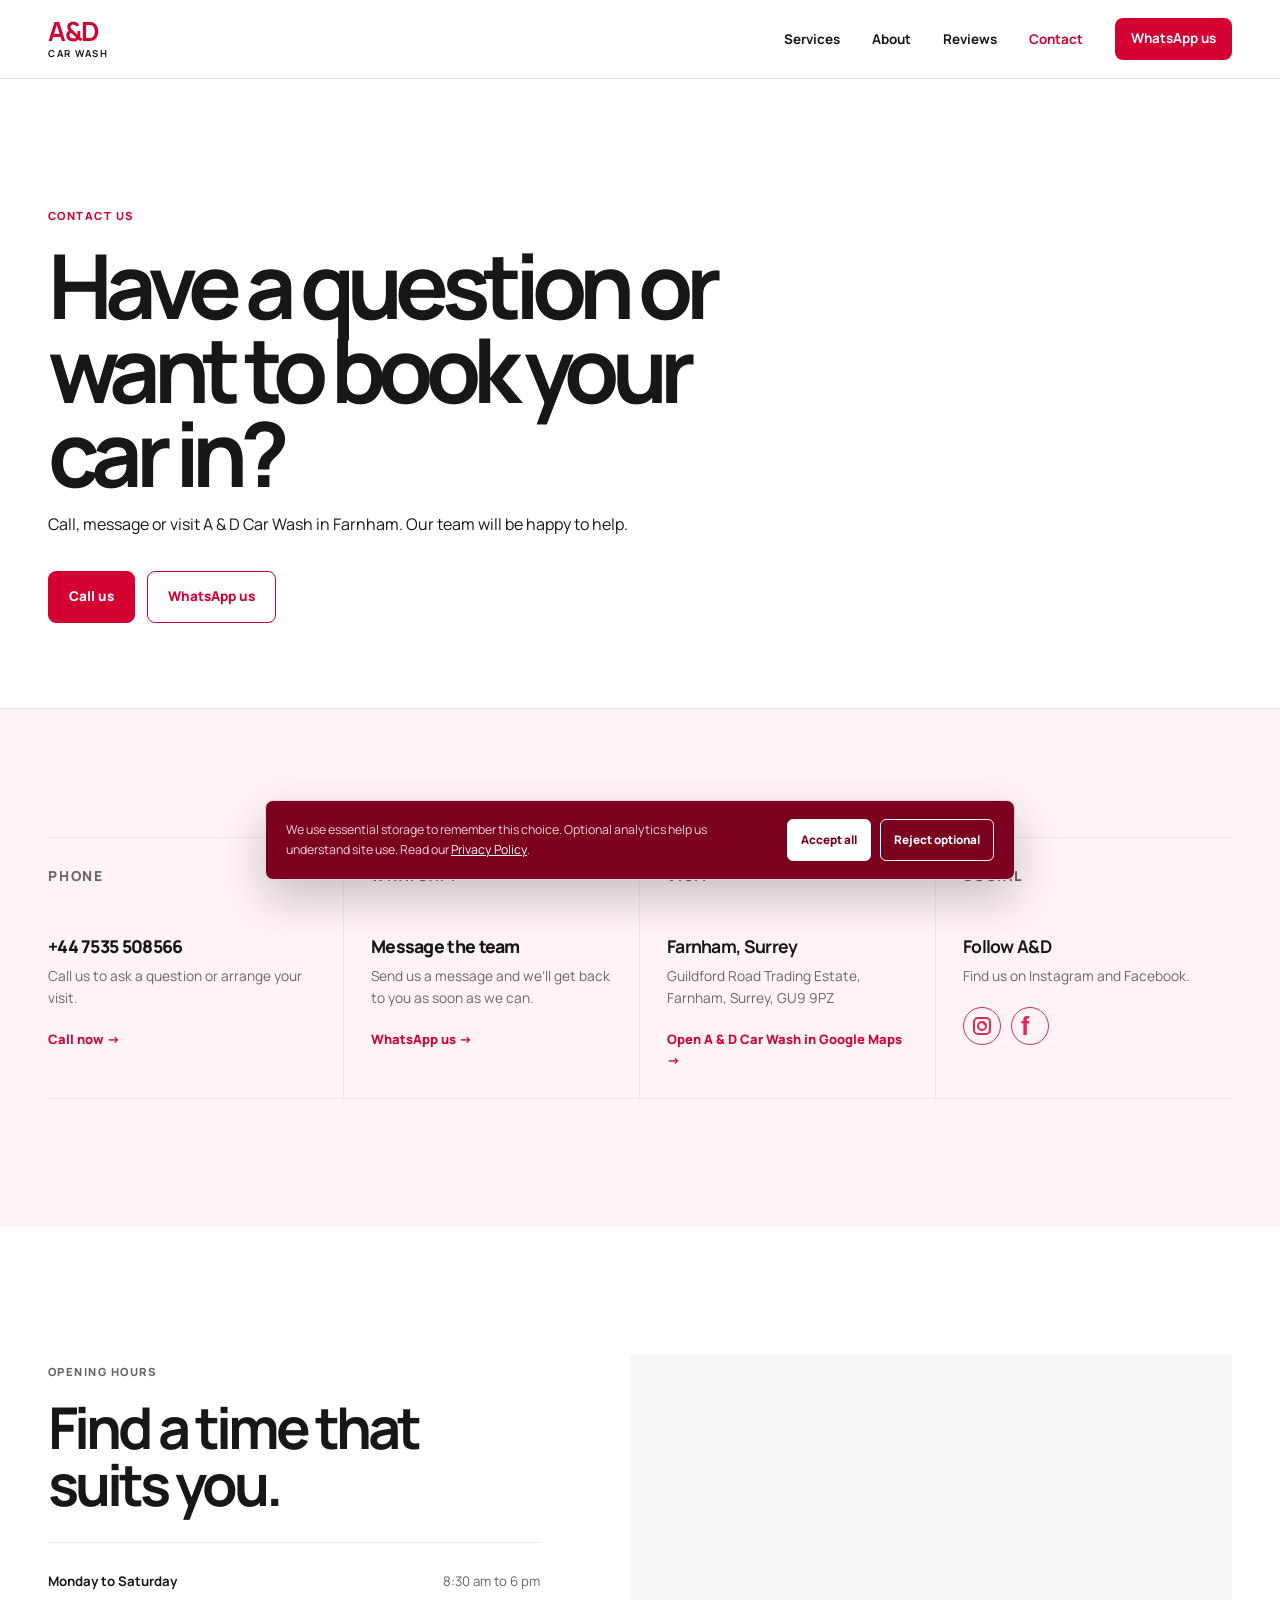
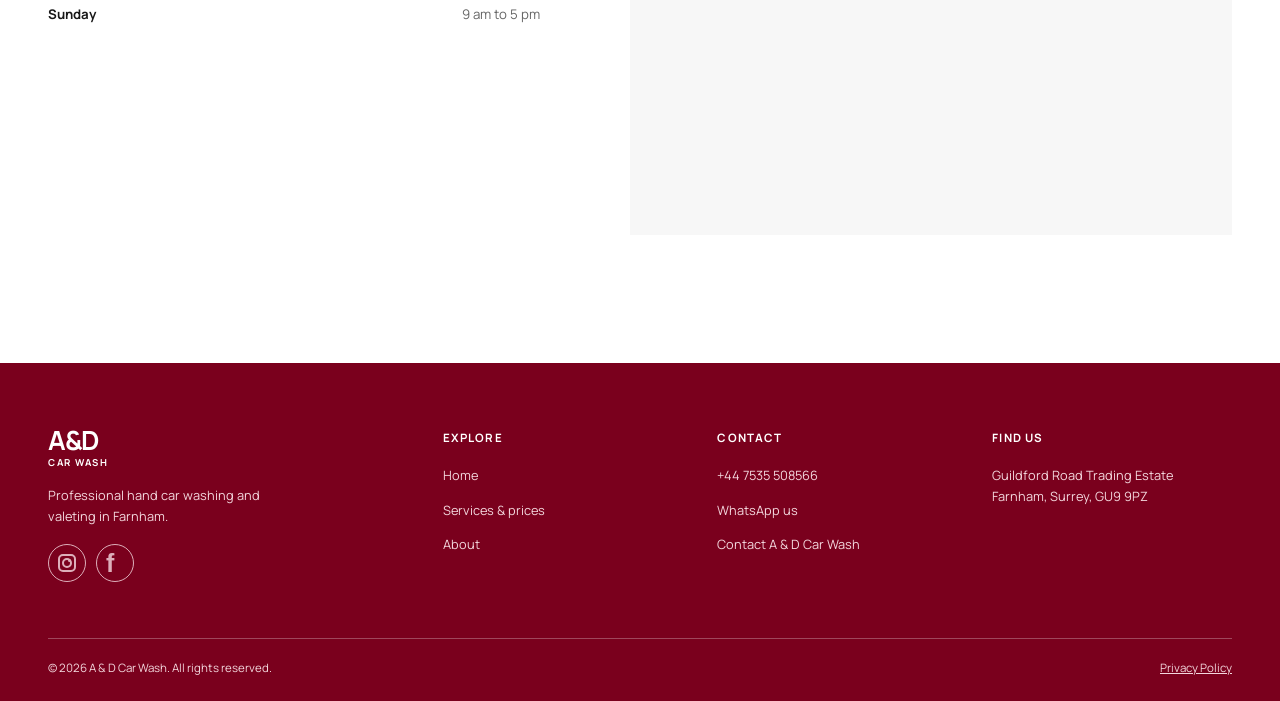
<file: contact.html>
<!doctype html>
<html lang="en" data-google-analytics-id="G-FPJ89RL9G0">
<head>
  <meta charset="utf-8">
  <meta name="viewport" content="width=device-width,initial-scale=1">
  <meta name="description" content="Call, WhatsApp or visit A &amp; D Car Wash in Farnham to ask about hand car washing, valeting, service prices or arranging a visit for your vehicle.">
  <title>Contact A &amp; D Car Wash in Farnham | Call or WhatsApp</title>
  <link rel="canonical" href="https://adcarwash.co.uk/contact.html">
  <link rel="icon" type="image/png" href="nfavicon.png">
  <link rel="preconnect" href="https://fonts.googleapis.com">
  <link rel="preconnect" href="https://fonts.gstatic.com" crossorigin>
  <link rel="stylesheet" href="https://fonts.googleapis.com/css2?family=Manrope:wght@400;500;700;800&amp;display=swap">
  <meta property="og:type" content="website">
  <meta property="og:site_name" content="A &amp; D Car Wash">
  <meta property="og:title" content="Contact A &amp; D Car Wash in Farnham | Call or WhatsApp">
  <meta property="og:description" content="Call, WhatsApp or visit A &amp; D Car Wash in Farnham to ask about hand car washing, valeting, service prices or arranging a visit for your vehicle.">
  <meta property="og:url" content="https://adcarwash.co.uk/contact.html">
  <meta property="og:image" content="https://adcarwash.co.uk/hero.webp">
  <meta property="og:image:width" content="1200">
  <meta property="og:image:height" content="900">
  <meta property="og:image:alt" content="Car being professionally hand washed">
  <meta name="twitter:card" content="summary_large_image">
  <meta name="twitter:title" content="Contact A &amp; D Car Wash in Farnham | Call or WhatsApp">
  <meta name="twitter:description" content="Call, WhatsApp or visit A &amp; D Car Wash in Farnham to ask about hand car washing, valeting, service prices or arranging a visit for your vehicle.">
  <meta name="twitter:image" content="https://adcarwash.co.uk/hero.webp">
  <meta name="twitter:image:alt" content="Car being professionally hand washed">
  <link rel="stylesheet" href="styles.css">
  <script defer src="script.js"></script>
</head>
<body><a class="skip-link" href="#main-content">Skip to content</a><header class="site-header"><div class="container navbar"><a class="brand" href="index.html" aria-label="A and D Car Wash home"><b>A&amp;D</b><span>Car Wash</span></a><button class="menu-toggle" type="button" aria-label="Open menu" aria-expanded="false" aria-controls="primary-navigation"><span></span><span></span><span></span></button><nav id="primary-navigation" aria-label="Primary navigation"><ul class="nav-menu"><li><a href="car-wash-valeting.html">Services</a></li><li><a href="about-us.html">About</a></li><li><a href="index.html#reviews">Reviews</a></li><li><a href="contact.html" aria-current="page">Contact</a></li><li><a class="nav-cta" href="https://wa.me/447535508566" target="_blank" rel="noopener noreferrer">WhatsApp us</a></li></ul></nav></div></header>
<main id="main-content"><section class="page-intro"><div class="container"><p class="eyebrow">Contact us</p><h1>Have a question or want to book your car in?</h1><p>Call, message or visit A &amp; D Car Wash in Farnham. Our team will be happy to help.</p><div class="hero-actions"><a class="button button-primary" href="tel:+447535508566">Call us</a><a class="button button-secondary" href="https://wa.me/447535508566" target="_blank" rel="noopener noreferrer">WhatsApp us</a></div></div></section>
<section class="section"><div class="container"><div class="contact-options"><article><p class="eyebrow">Phone</p><h2><a href="tel:+447535508566">+44 7535 508566</a></h2><p>Call us to ask a question or arrange your visit.</p><a class="arrow-link" href="tel:+447535508566">Call now →</a></article><article><p class="eyebrow">WhatsApp</p><h2><a href="https://wa.me/447535508566" target="_blank" rel="noopener noreferrer">Message the team</a></h2><p>Send us a message and we’ll get back to you as soon as we can.</p><a class="arrow-link" href="https://wa.me/447535508566" target="_blank" rel="noopener noreferrer">WhatsApp us →</a></article><article><p class="eyebrow">Visit</p><h2>Farnham, Surrey</h2><address>Guildford Road Trading Estate, Farnham, Surrey, GU9 9PZ</address><a class="arrow-link" href="https://maps.app.goo.gl/s3P8bicLorGzGWCa9?g_st=iwb" target="_blank" rel="noopener noreferrer">Open A &amp; D Car Wash in Google Maps →</a></article><article><p class="eyebrow">Social</p><h2>Follow A&amp;D</h2><p>Find us on Instagram and Facebook.</p><div class="social-links contact-social"><a href="https://www.instagram.com/adcarwashfarnham/" target="_blank" rel="noopener noreferrer" aria-label="A&amp;D Car Wash on Instagram"><span class="social-icon social-icon-instagram" aria-hidden="true"></span></a><a href="https://www.facebook.com/share/1PfaKiUULb/?mibextid=wwXIfr" target="_blank" rel="noopener noreferrer" aria-label="A&amp;D Car Wash on Facebook"><span class="social-icon social-icon-facebook" aria-hidden="true"></span></a></div></article></div></div></section>
<section class="section location" aria-labelledby="hours-heading"><div class="container location-grid"><div class="location-copy"><p class="eyebrow">Opening hours</p><h2 id="hours-heading">Find a time that suits you.</h2><div class="hours"><div><strong>Monday to Saturday</strong><span>8:30 am to 6 pm</span></div><div><strong>Sunday</strong><span>9 am to 5 pm</span></div></div></div><div class="map"><iframe title="Map showing A &amp; D Car Wash in Farnham" src="https://www.google.com/maps/embed?pb=!1m18!1m12!1m3!1d2085.814375617612!2d-0.7858889999999998!3d51.217741!2m3!1f0!2f0!3f0!3m2!1i1024!2i768!4f13.1!3m3!1m2!1s0x48742d029b0c2c35%3A0x5b51533a485a7195!2sA%26D%20Car%20Wash!5e1!3m2!1sen!2s!4v1788111589573!5m2!1sen!2s" width="600" height="450" style="border:0;" allowfullscreen="" loading="lazy" referrerpolicy="strict-origin-when-cross-origin"></iframe></div></div></section></main>
<footer class="site-footer"><div class="container"><div class="footer-grid"><div class="footer-brand"><a class="brand" href="index.html"><b>A&amp;D</b><span>Car Wash</span></a><p>Professional hand car washing and valeting in Farnham.</p><div class="social-links"><a href="https://www.instagram.com/adcarwashfarnham/" target="_blank" rel="noopener noreferrer" aria-label="A&amp;D Car Wash on Instagram"><span class="social-icon social-icon-instagram" aria-hidden="true"></span></a><a href="https://www.facebook.com/share/1PfaKiUULb/?mibextid=wwXIfr" target="_blank" rel="noopener noreferrer" aria-label="A&amp;D Car Wash on Facebook"><span class="social-icon social-icon-facebook" aria-hidden="true"></span></a></div></div><div class="footer-col"><h2>Explore</h2><ul><li><a href="index.html">Home</a></li><li><a href="car-wash-valeting.html#services">Services &amp; prices</a></li><li><a href="about-us.html">About</a></li></ul></div><div class="footer-col"><h2>Contact</h2><ul><li><a href="tel:+447535508566">+44 7535 508566</a></li><li><a href="https://wa.me/447535508566" target="_blank" rel="noopener noreferrer">WhatsApp us</a></li><li><a href="contact.html">Contact A &amp; D Car Wash</a></li></ul></div><div class="footer-col"><h2>Find us</h2><address>Guildford Road Trading Estate<br>Farnham, Surrey, GU9 9PZ</address></div></div><div class="footer-bottom"><p>© 2026 A &amp; D Car Wash. All rights reserved.</p><a href="privacy-policy.html">Privacy Policy</a></div></div></footer></body></html>
</file>
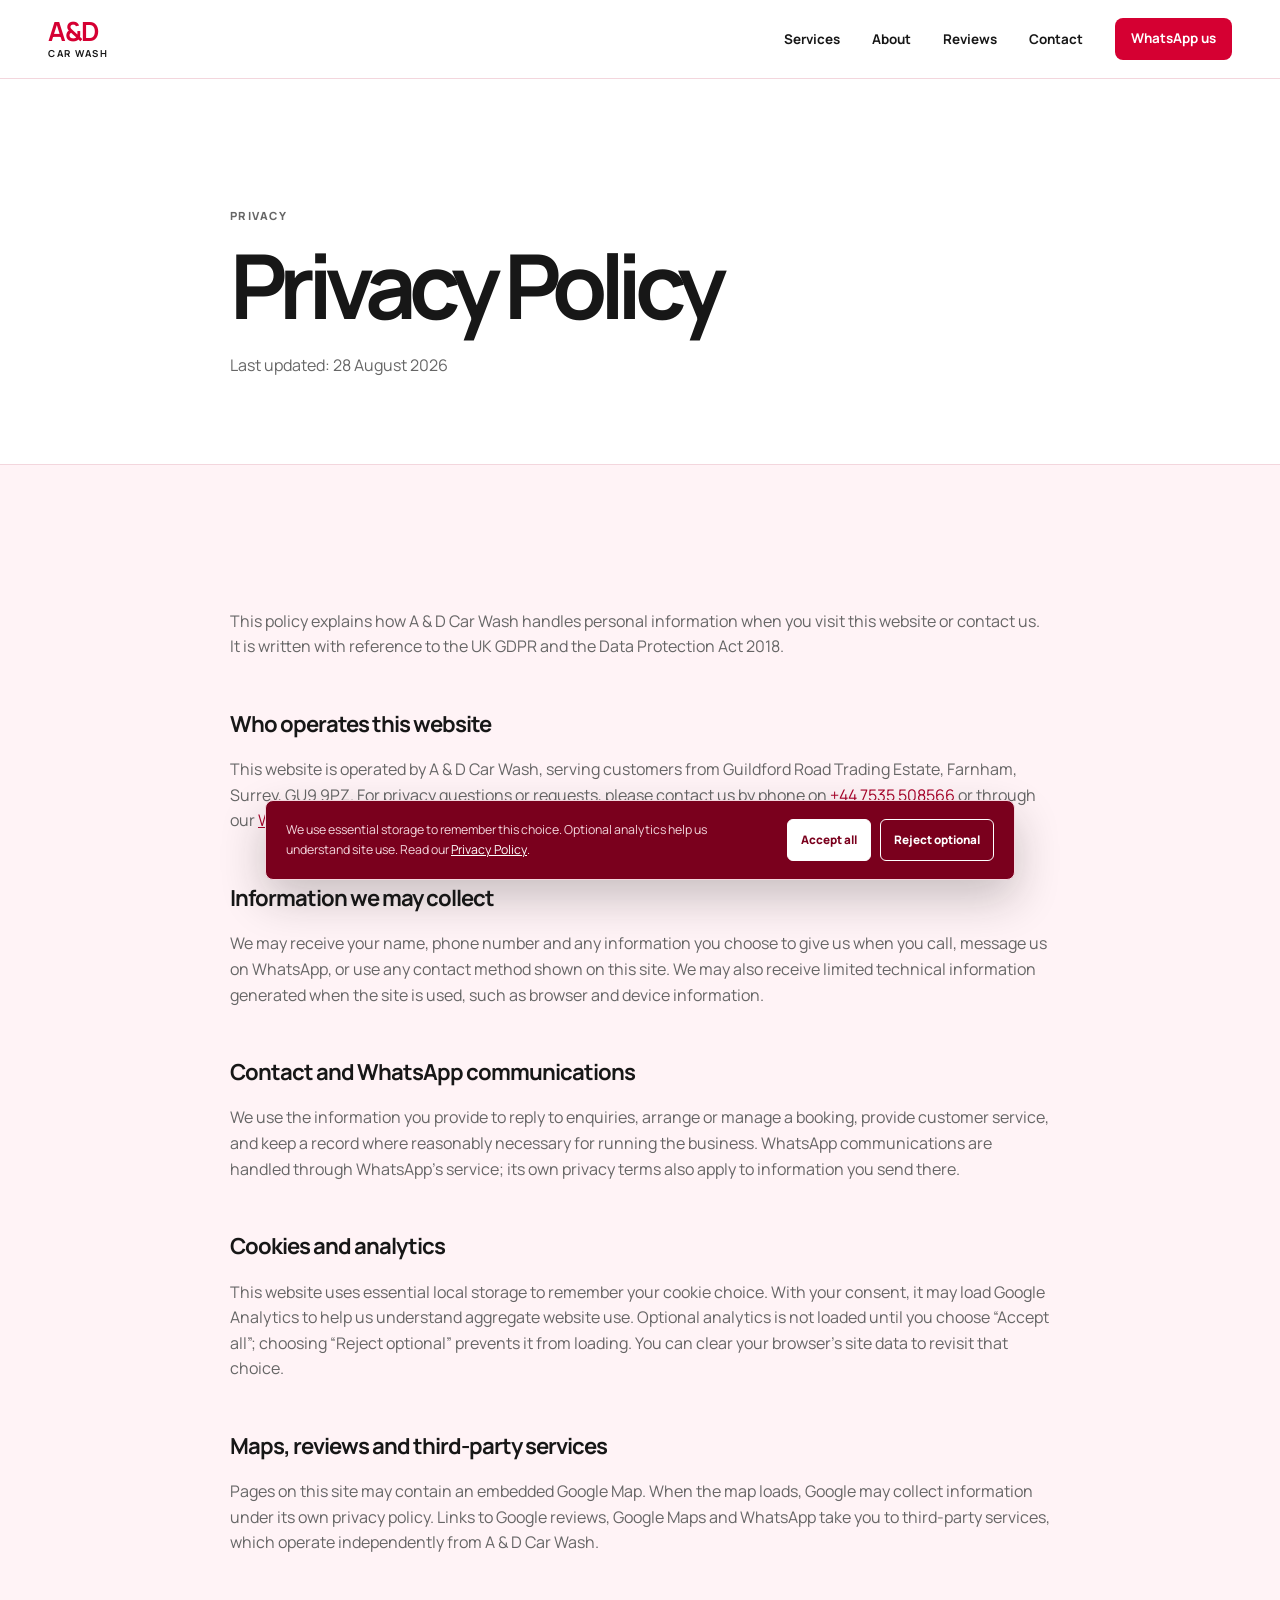
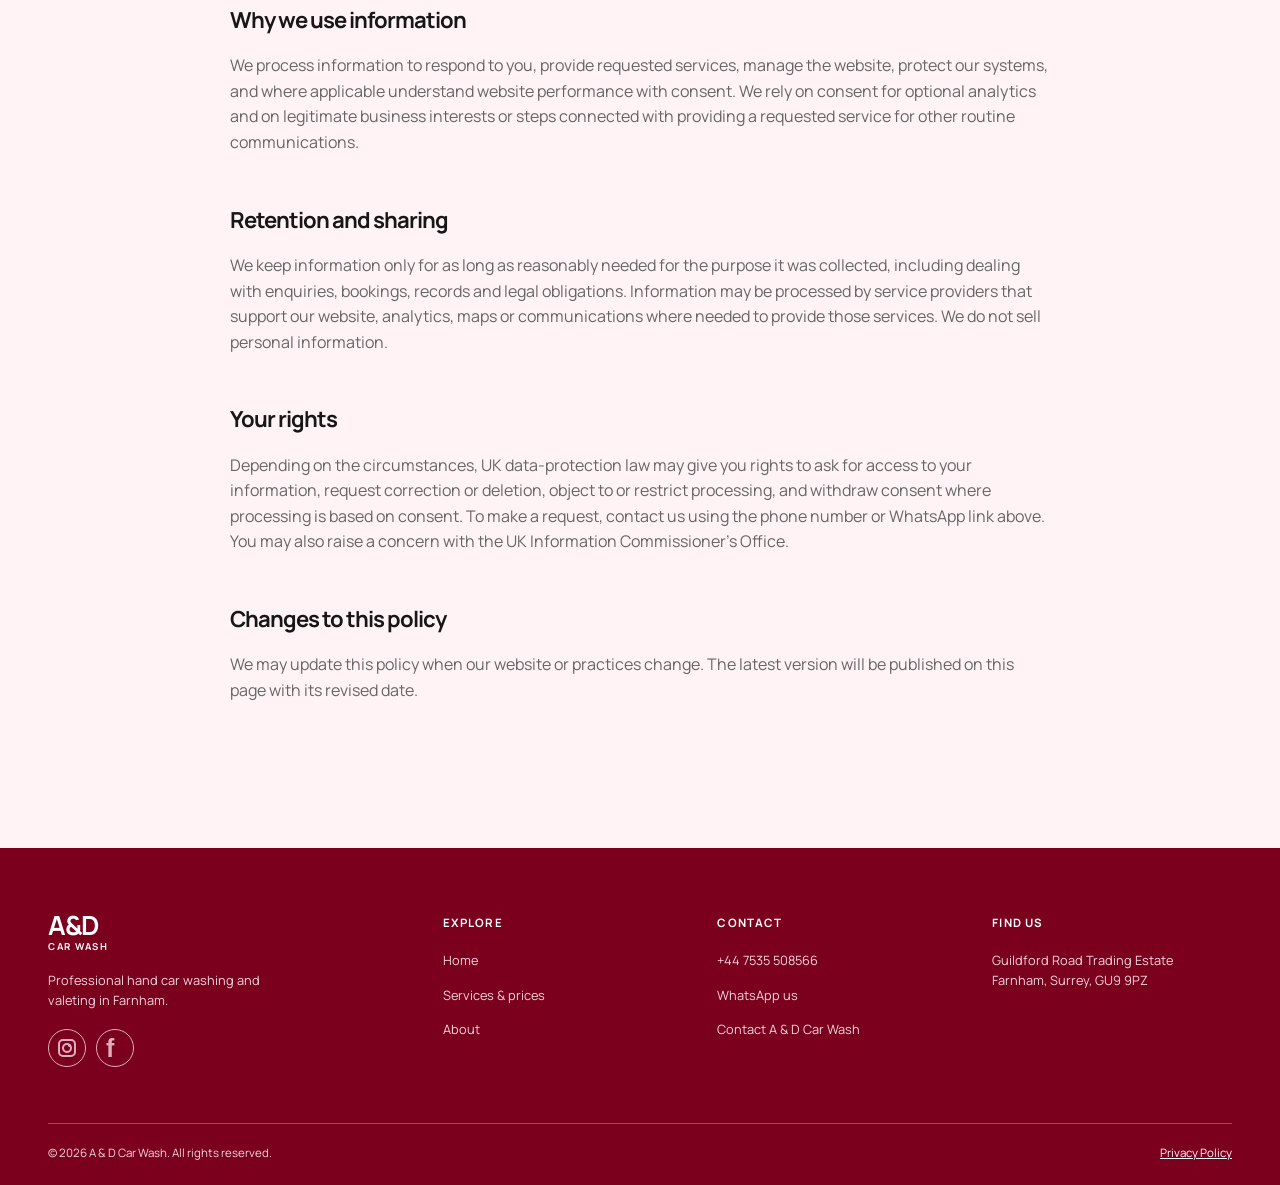
<file: privacy-policy.html>
<!doctype html>
<html lang="en" data-google-analytics-id="G-FPJ89RL9G0">
<head>
  <meta charset="utf-8">
  <meta name="viewport" content="width=device-width,initial-scale=1">
  <meta name="description" content="Read the privacy policy for A &amp; D Car Wash in Farnham, including how website visits, contact details, cookie choices and analytics information are handled.">
  <title>Privacy Policy | A &amp; D Car Wash</title>
  <link rel="canonical" href="https://adcarwash.co.uk/privacy-policy.html">
  <link rel="icon" type="image/png" href="nfavicon.png">
  <link rel="preconnect" href="https://fonts.googleapis.com">
  <link rel="preconnect" href="https://fonts.gstatic.com" crossorigin>
  <link rel="stylesheet" href="https://fonts.googleapis.com/css2?family=Manrope:wght@400;500;700;800&amp;display=swap">
  <meta property="og:type" content="website">
  <meta property="og:site_name" content="A &amp; D Car Wash">
  <meta property="og:title" content="Privacy Policy | A &amp; D Car Wash">
  <meta property="og:description" content="Read the privacy policy for A &amp; D Car Wash in Farnham, including how website visits, contact details, cookie choices and analytics information are handled.">
  <meta property="og:url" content="https://adcarwash.co.uk/privacy-policy.html">
  <meta property="og:image" content="https://adcarwash.co.uk/hero.webp">
  <meta property="og:image:width" content="1200">
  <meta property="og:image:height" content="900">
  <meta property="og:image:alt" content="Car being professionally hand washed">
  <meta name="twitter:card" content="summary_large_image">
  <meta name="twitter:title" content="Privacy Policy | A &amp; D Car Wash">
  <meta name="twitter:description" content="Read the privacy policy for A &amp; D Car Wash in Farnham, including how website visits, contact details, cookie choices and analytics information are handled.">
  <meta name="twitter:image" content="https://adcarwash.co.uk/hero.webp">
  <meta name="twitter:image:alt" content="Car being professionally hand washed">
  <link rel="stylesheet" href="styles.css">
  <script defer src="script.js"></script>
</head>
<body><a class="skip-link" href="#main-content">Skip to content</a><header class="site-header"><div class="container navbar"><a class="brand" href="index.html" aria-label="A and D Car Wash home"><b>A&amp;D</b><span>Car Wash</span></a><button class="menu-toggle" type="button" aria-label="Open menu" aria-expanded="false" aria-controls="primary-navigation"><span></span><span></span><span></span></button><nav id="primary-navigation" aria-label="Primary navigation"><ul class="nav-menu"><li><a href="car-wash-valeting.html">Services</a></li><li><a href="about-us.html">About</a></li><li><a href="index.html#reviews">Reviews</a></li><li><a href="contact.html">Contact</a></li><li><a class="nav-cta" href="https://wa.me/447535508566" target="_blank" rel="noopener noreferrer">WhatsApp us</a></li></ul></nav></div></header>
<main id="main-content"><section class="page-intro"><div class="container policy"><p class="eyebrow">Privacy</p><h1>Privacy Policy</h1><p>Last updated: 28 August 2026</p></div></section><section class="section"><article class="container policy">
  <p>This policy explains how A &amp; D Car Wash handles personal information when you visit this website or contact us. It is written with reference to the UK GDPR and the Data Protection Act 2018.</p>
  <h2>Who operates this website</h2><p>This website is operated by A &amp; D Car Wash, serving customers from Guildford Road Trading Estate, Farnham, Surrey, GU9 9PZ. For privacy questions or requests, please contact us by phone on <a href="tel:+447535508566">+44 7535 508566</a> or through our <a href="https://wa.me/447535508566" target="_blank" rel="noopener noreferrer">WhatsApp contact link</a>.</p>
  <h2>Information we may collect</h2><p>We may receive your name, phone number and any information you choose to give us when you call, message us on WhatsApp, or use any contact method shown on this site. We may also receive limited technical information generated when the site is used, such as browser and device information.</p>
  <h2>Contact and WhatsApp communications</h2><p>We use the information you provide to reply to enquiries, arrange or manage a booking, provide customer service, and keep a record where reasonably necessary for running the business. WhatsApp communications are handled through WhatsApp’s service; its own privacy terms also apply to information you send there.</p>
  <h2>Cookies and analytics</h2><p>This website uses essential local storage to remember your cookie choice. With your consent, it may load Google Analytics to help us understand aggregate website use. Optional analytics is not loaded until you choose “Accept all”; choosing “Reject optional” prevents it from loading. You can clear your browser’s site data to revisit that choice.</p>
  <h2>Maps, reviews and third-party services</h2><p>Pages on this site may contain an embedded Google Map. When the map loads, Google may collect information under its own privacy policy. Links to Google reviews, Google Maps and WhatsApp take you to third-party services, which operate independently from A &amp; D Car Wash.</p>
  <h2>Why we use information</h2><p>We process information to respond to you, provide requested services, manage the website, protect our systems, and where applicable understand website performance with consent. We rely on consent for optional analytics and on legitimate business interests or steps connected with providing a requested service for other routine communications.</p>
  <h2>Retention and sharing</h2><p>We keep information only for as long as reasonably needed for the purpose it was collected, including dealing with enquiries, bookings, records and legal obligations. Information may be processed by service providers that support our website, analytics, maps or communications where needed to provide those services. We do not sell personal information.</p>
  <h2>Your rights</h2><p>Depending on the circumstances, UK data-protection law may give you rights to ask for access to your information, request correction or deletion, object to or restrict processing, and withdraw consent where processing is based on consent. To make a request, contact us using the phone number or WhatsApp link above. You may also raise a concern with the UK Information Commissioner’s Office.</p>
  <h2>Changes to this policy</h2><p>We may update this policy when our website or practices change. The latest version will be published on this page with its revised date.</p>
</article></section></main>
<footer class="site-footer"><div class="container"><div class="footer-grid"><div class="footer-brand"><a class="brand" href="index.html"><b>A&amp;D</b><span>Car Wash</span></a><p>Professional hand car washing and valeting in Farnham.</p><div class="social-links"><a href="https://www.instagram.com/adcarwashfarnham/" target="_blank" rel="noopener noreferrer" aria-label="A&amp;D Car Wash on Instagram"><span class="social-icon social-icon-instagram" aria-hidden="true"></span></a><a href="https://www.facebook.com/share/1PfaKiUULb/?mibextid=wwXIfr" target="_blank" rel="noopener noreferrer" aria-label="A&amp;D Car Wash on Facebook"><span class="social-icon social-icon-facebook" aria-hidden="true"></span></a></div></div><div class="footer-col"><h2>Explore</h2><ul><li><a href="index.html">Home</a></li><li><a href="car-wash-valeting.html#services">Services &amp; prices</a></li><li><a href="about-us.html">About</a></li></ul></div><div class="footer-col"><h2>Contact</h2><ul><li><a href="tel:+447535508566">+44 7535 508566</a></li><li><a href="https://wa.me/447535508566" target="_blank" rel="noopener noreferrer">WhatsApp us</a></li><li><a href="contact.html">Contact A &amp; D Car Wash</a></li></ul></div><div class="footer-col"><h2>Find us</h2><address>Guildford Road Trading Estate<br>Farnham, Surrey, GU9 9PZ</address></div></div><div class="footer-bottom"><p>© 2026 A &amp; D Car Wash. All rights reserved.</p><a href="privacy-policy.html" aria-current="page">Privacy Policy</a></div></div></footer></body></html>
</file>
<file: styles.css>
:root{--brand-red:#D50032;--brand-red-dark:#A90028;--brand-red-darker:#7A001D;--brand-red-light:#F3D6DD;--brand-red-soft:#FFF3F6;--text-dark:#171717;--text-muted:#666666;--white:#FFFFFF;--border-light:#E8E8E8;--neutral-soft:#F7F7F7;--service-blue:#3D6589;--service-gold:#8A6B20;--canvas:var(--brand-red-soft);--surface:var(--white);--ink:var(--text-dark);--muted:var(--text-muted);--line:var(--border-light);--dark:var(--text-dark);--header-background:rgba(255,255,255,.96);--on-dark-muted:var(--brand-red-light);--on-dark-line:rgba(255,255,255,.28);--white-subtle:rgba(255,255,255,.22);--brand-shadow:rgba(122,0,29,.12);--overlay-shadow:rgba(23,23,23,.24);--hero-overlay:linear-gradient(90deg,rgba(122,0,29,.74) 0%,rgba(23,23,23,.58) 48%,rgba(23,23,23,.14) 100%);--hero-overlay-mobile:linear-gradient(90deg,rgba(122,0,29,.78),rgba(23,23,23,.50));--radius:8px;--max:1200px;--gutter:clamp(20px,4vw,48px)}*{box-sizing:border-box}html{scroll-behavior:smooth}body{margin:0;background:var(--canvas);color:var(--ink);font-family:Manrope,Arial,sans-serif;font-size:16px;line-height:1.6}img{display:block;max-width:100%}a{color:inherit}button,input,textarea,select{font:inherit}:focus-visible{outline:3px solid var(--brand-red);outline-offset:3px}input:focus-visible,textarea:focus-visible,select:focus-visible{border-color:var(--brand-red)}.hero :focus-visible,.dark-section :focus-visible,.cta :focus-visible,.site-footer :focus-visible,.cookie-consent :focus-visible,.skip-link:focus-visible{outline-color:var(--white)}.container{width:min(100% - (var(--gutter)*2),var(--max));margin:0 auto}.skip-link{position:fixed;z-index:100;top:-60px;left:20px;padding:10px 16px;background:var(--brand-red-darker);color:var(--white);text-decoration:none}.skip-link:focus{top:20px}
.site-header{position:sticky;z-index:20;top:0;border-bottom:1px solid var(--brand-red-light);background:var(--header-background);backdrop-filter:blur(12px)}.navbar{min-height:78px;display:flex;align-items:center;justify-content:space-between;gap:30px}.brand{display:inline-flex;flex-direction:column;color:var(--ink);font-weight:800;line-height:.9;letter-spacing:-.08em;text-decoration:none}.brand b{color:var(--brand-red);font-size:1.65rem}.brand span{margin-top:6px;font-size:.6rem;font-weight:700;letter-spacing:.16em;text-transform:uppercase}.nav-menu{display:flex;align-items:center;gap:clamp(17px,2.5vw,35px);padding:0;margin:0;list-style:none}.nav-menu a{color:var(--ink);font-size:.84rem;font-weight:700;text-decoration:none;transition:color .2s,background-color .2s}.nav-menu a:hover,.nav-menu a[aria-current=page]{color:var(--brand-red)}.nav-menu a:active{color:var(--brand-red-dark)}.nav-cta{display:inline-flex;align-items:center;min-height:42px;padding:0 16px;border-radius:var(--radius);background:var(--brand-red);color:var(--white)!important}.nav-cta:hover{background:var(--brand-red-dark)!important;color:var(--white)!important}.nav-cta:active{background:var(--brand-red-darker)!important}.social-links{display:flex;align-items:center;gap:10px;margin-top:18px}.social-links a{display:inline-flex;width:38px;height:38px;align-items:center;justify-content:center;border:1px solid currentColor;border-radius:50%;color:var(--brand-red);text-decoration:none;opacity:.82;transition:opacity .2s,color .2s,background-color .2s}.social-links a:hover{color:var(--brand-red-dark);opacity:1}.social-icon{position:relative;display:block;width:18px;height:18px}.social-icon-instagram{border:2px solid currentColor;border-radius:5px}.social-icon-instagram:before{position:absolute;top:50%;left:50%;width:6px;height:6px;border:2px solid currentColor;border-radius:50%;content:'';transform:translate(-50%,-50%)}.social-icon-instagram:after{position:absolute;top:3px;right:3px;width:3px;height:3px;border-radius:50%;background:currentColor;content:''}.social-icon-facebook:before{display:block;content:'f';font-family:Arial,sans-serif;font-size:25px;font-weight:700;line-height:18px}.menu-toggle{display:none;width:46px;height:44px;padding:10px;border:0;background:transparent;cursor:pointer}.menu-toggle span{display:block;width:25px;height:2px;margin:5px auto;background:var(--ink);transition:transform .2s,opacity .2s,background-color .2s}.menu-toggle[aria-expanded=true] span{background:var(--brand-red)}
.button{display:inline-flex;min-height:52px;align-items:center;justify-content:center;gap:9px;padding:12px 20px;border:1px solid var(--brand-red);border-radius:var(--radius);color:var(--brand-red);font-size:.84rem;font-weight:800;text-decoration:none;transition:background-color .2s,border-color .2s,color .2s,transform .2s}.button:hover{transform:translateY(-2px)}.button:active{transform:translateY(0)}.button-primary{border-color:var(--brand-red);background:var(--brand-red);color:var(--white)}.button-primary:hover{border-color:var(--brand-red-dark);background:var(--brand-red-dark)}.button-primary:active{border-color:var(--brand-red-darker);background:var(--brand-red-darker)}.button-secondary{border-color:var(--brand-red);background:transparent;color:var(--brand-red)}.button-secondary:hover{border-color:var(--brand-red);background:var(--brand-red);color:var(--white)}.button-secondary:active{border-color:var(--brand-red-dark);background:var(--brand-red-dark);color:var(--white)}.button[aria-disabled=true],.button:disabled,button:disabled{pointer-events:none;cursor:not-allowed;opacity:.55;transform:none}.eyebrow{margin:0 0 18px;color:var(--brand-red);font-size:.7rem;font-weight:800;letter-spacing:.13em;text-transform:uppercase}.section{padding:clamp(76px,10vw,142px) 0}.section-heading{max-width:680px}.section-heading h2,.content-copy h2,.split-copy h1,.split-copy h2{margin:0;font-size:clamp(2.35rem,5vw,4.8rem);letter-spacing:-.07em;line-height:1.01}.section-heading>p:last-child,.content-copy>p,.split-copy>p{max-width:60ch;color:var(--muted)}
.hero{position:relative;min-height:min(780px,calc(100svh - 78px));display:grid;align-items:end;overflow:hidden;background:var(--dark);color:var(--white)}.hero:before{position:absolute;inset:0;content:'';background:var(--hero-overlay)}.hero.home{background:var(--dark) url('hero.webp') center/cover no-repeat}.hero.services{min-height:560px;background:var(--dark) url('hero1.webp') center/cover no-repeat}.hero-content{position:relative;width:100%;padding:130px 0 clamp(65px,10vw,120px)}.hero-content .eyebrow{color:var(--brand-red-light)}.hero h1{max-width:11ch;margin:0;font-size:clamp(3.3rem,8vw,7.4rem);letter-spacing:-.085em;line-height:.91}.hero-copy{max-width:51ch;margin:26px 0 0;color:var(--on-dark-muted);font-size:clamp(1rem,1.5vw,1.15rem)}.hero-actions{display:flex;flex-wrap:wrap;gap:12px;margin-top:34px}.hero .button-secondary{border-color:var(--brand-red-light);background:transparent;color:var(--white)}.hero .button-secondary:hover{border-color:var(--brand-red);background:var(--brand-red);color:var(--white)}.hero .button-secondary:active{border-color:var(--brand-red-dark);background:var(--brand-red-dark)}
.intro-strip{padding:28px 0;border-bottom:1px solid var(--line);background:var(--surface)}.intro-strip ul{display:grid;grid-template-columns:repeat(3,1fr);gap:20px;padding:0;margin:0;list-style:none}.intro-strip li{padding:2px 10px;border-left:2px solid var(--brand-red);font-size:.82rem;font-weight:800}.intro-strip span{display:block;color:var(--muted);font-size:.75rem;font-weight:500}.service-list{display:grid;grid-template-columns:repeat(2,1fr);border-top:1px solid var(--brand-red-light)}.service-item{min-height:220px;padding:31px 0;border-bottom:1px solid var(--line)}.service-item:nth-child(odd){padding-right:clamp(25px,5vw,70px);border-right:1px solid var(--line)}.service-item:nth-child(even){padding-left:clamp(25px,5vw,70px)}.service-number{color:var(--brand-red);font-size:.72rem;font-weight:800}.service-item h3{margin:38px 0 8px;font-size:1.25rem;letter-spacing:-.04em}.service-item p{max-width:39ch;margin:0;color:var(--muted);font-size:.91rem}.arrow-link{display:inline-flex;align-items:center;gap:8px;margin-top:20px;color:var(--brand-red);font-size:.81rem;font-weight:800;text-decoration:none;transition:color .2s}.arrow-link:hover{color:var(--brand-red-dark)}.arrow-link:active{color:var(--brand-red-darker)}
.pricing-grid{display:grid;grid-template-columns:repeat(3,minmax(0,1fr));gap:clamp(16px,2vw,26px);align-items:stretch;margin-top:clamp(42px,6vw,72px)}.pricing-card{--plan-accent:var(--brand-red);min-width:0;display:flex;flex-direction:column;padding:clamp(22px,2.5vw,32px);border:1px solid var(--brand-red-light);border-top:3px solid var(--plan-accent);border-radius:var(--radius);background:var(--surface)}.pricing-card-blue{--plan-accent:var(--service-blue)}.pricing-card-red{--plan-accent:var(--brand-red)}.pricing-card-gold{--plan-accent:var(--service-gold);box-shadow:0 14px 32px var(--brand-shadow);transform:translateY(-4px)}.pricing-card>h3{margin:0;padding-bottom:22px;border-bottom:1px solid var(--line);font-size:clamp(1.35rem,2.2vw,1.8rem);letter-spacing:-.045em;line-height:1.15}.pricing-card-description{min-height:5rem;margin:18px 0 0;color:var(--muted);font-size:.8rem;line-height:1.5}.pricing-card h4{margin:24px 0 13px;color:var(--muted);font-size:.68rem;font-weight:800;letter-spacing:.12em;text-transform:uppercase}.plan-includes{min-height:22rem}.plan-includes ul,.full-valet-details ul{display:grid;gap:7px;padding-left:18px;margin:0}.plan-includes li,.full-valet-details li{font-size:.82rem;line-height:1.45}.plan-includes li::marker{color:var(--plan-accent)}.plan-prices{margin-top:auto}.price-list{margin:0}.price-list>div{display:grid;grid-template-columns:minmax(0,1fr) max-content;gap:12px;align-items:start;padding:11px 0;border-top:1px solid var(--line)}.price-list dt{min-width:0;overflow-wrap:anywhere;color:var(--muted);font-size:.78rem;line-height:1.35}.price-list dd{margin:0;color:var(--brand-red-darker);font-size:.86rem;font-weight:800;font-variant-numeric:tabular-nums;line-height:1.35;white-space:nowrap}.full-valet{margin-top:clamp(48px,7vw,84px);padding:clamp(26px,4vw,48px);border:1px solid var(--brand-red-light);border-top:3px solid var(--brand-red);border-radius:var(--radius);background:var(--surface)}.full-valet-layout{display:grid;grid-template-columns:minmax(0,.9fr) minmax(0,1.1fr);gap:clamp(36px,7vw,90px);align-items:start}.full-valet-copy h2{max-width:12ch;margin:0;font-size:clamp(2rem,4vw,3.6rem);letter-spacing:-.065em;line-height:1}.full-valet-description{max-width:45ch;margin:22px 0 0;color:var(--muted);font-size:.88rem}.full-valet-price{max-width:32ch;margin:14px 0 0;color:var(--muted);font-size:.94rem}.full-valet-price strong{color:var(--brand-red-dark)}.full-valet-copy .button{margin-top:28px}.full-valet-details{display:grid;grid-template-columns:repeat(2,minmax(0,1fr));gap:clamp(24px,4vw,52px)}.full-valet-details>div{min-width:0}.full-valet-details h3{margin:0 0 18px;padding-bottom:12px;border-bottom:1px solid var(--line);font-size:1rem;letter-spacing:-.025em}.full-valet-details li::marker{color:var(--brand-red)}.price-notice{max-width:90ch;margin:22px 0 0;color:var(--muted);font-size:.78rem;line-height:1.55}.price-notice strong{color:var(--brand-red-darker)}.faq-section{background:var(--surface)}.faq-list{display:grid;grid-template-columns:repeat(2,minmax(0,1fr));margin-top:clamp(38px,5vw,58px);border-top:1px solid var(--line)}.faq-item{min-width:0;padding:30px 0;border-bottom:1px solid var(--line)}.faq-item:nth-child(odd){padding-right:clamp(24px,5vw,64px);border-right:1px solid var(--line)}.faq-item:nth-child(even){padding-left:clamp(24px,5vw,64px)}.faq-item h3{margin:0;font-size:1rem;letter-spacing:-.025em;line-height:1.35}.faq-item p{max-width:55ch;margin:10px 0 0;color:var(--muted);font-size:.86rem}
.split{display:grid;grid-template-columns:minmax(0,1fr) minmax(300px,.85fr);gap:clamp(40px,8vw,130px);align-items:center}.split.reverse{grid-template-columns:minmax(300px,.9fr) minmax(0,1fr)}.split-media{min-height:510px;overflow:hidden;background:var(--dark)}.split-media img{width:100%;height:100%;min-height:510px;object-fit:cover}.split-copy h2{font-size:clamp(2.35rem,4.8vw,4.5rem)}.points{display:grid;grid-template-columns:1fr 1fr;gap:0 26px;padding:0;margin:30px 0 0;list-style:none}.points li{padding:14px 0;border-top:1px solid var(--line);font-size:.87rem;font-weight:700}.dark-section{background:var(--brand-red-darker);color:var(--white)}.dark-section .eyebrow{color:var(--brand-red-light)}.dark-section .section-heading h2{color:var(--white)}.dark-section .section-heading>p:last-child{color:var(--on-dark-muted)}.process{display:grid;grid-template-columns:repeat(4,1fr);margin-top:58px;border-top:1px solid var(--on-dark-line);border-bottom:1px solid var(--on-dark-line)}.process article{min-height:210px;padding:28px 23px;border-right:1px solid var(--on-dark-line)}.process article:last-child{border:0}.process span{color:var(--brand-red-light);font-size:.7rem;font-weight:800}.process h3{margin:45px 0 8px;font-size:1rem}.process p{margin:0;color:var(--on-dark-muted);font-size:.82rem}
.reviews{display:grid;grid-template-columns:repeat(3,1fr);gap:clamp(20px,4vw,54px);margin-top:50px}.review{margin:0}.review p{margin:0;font-size:clamp(1.12rem,2vw,1.55rem);font-weight:700;letter-spacing:-.04em;line-height:1.35}.review footer{margin-top:16px;color:var(--muted);font-size:.75rem;font-style:normal;font-weight:700}.location{background:var(--surface)}.location-grid{display:grid;grid-template-columns:.9fr 1.1fr;gap:clamp(35px,7vw,100px);align-items:stretch}.location-copy{padding:8px 0}.location-copy h2{margin:0;font-size:clamp(2.2rem,4.5vw,4rem);letter-spacing:-.07em;line-height:1}.location-copy>p{max-width:40ch;color:var(--muted)}.contact-lines{display:grid;gap:15px;margin:28px 0}.contact-lines a,.contact-lines address{font-size:.92rem;font-style:normal;font-weight:700;text-decoration:none}.contact-lines a{color:var(--brand-red-dark)}.contact-lines a:hover{color:var(--brand-red)}.hours{margin-top:28px;padding-top:22px;border-top:1px solid var(--line)}.hours h3{margin:0 0 12px;font-size:.83rem}.hours div{display:flex;justify-content:space-between;gap:20px;padding:6px 0;color:var(--muted);font-size:.83rem}.hours strong{color:var(--ink)}.map{min-height:480px;background:var(--neutral-soft)}.map iframe{display:block;width:100%;min-height:480px;border:0}
.cta{padding:clamp(56px,7vw,90px) 0;background:var(--brand-red-dark);color:var(--white)}.cta .container{display:flex;align-items:end;justify-content:space-between;gap:30px}.cta h2{max-width:15ch;margin:0;font-size:clamp(2.2rem,4.5vw,4rem);letter-spacing:-.07em;line-height:1}.cta p{margin:14px 0 0;color:var(--brand-red-light)}.cta .button-primary{border-color:var(--white);background:var(--white);color:var(--brand-red-darker)}.cta .button-primary:hover{border-color:var(--brand-red-soft);background:var(--brand-red-soft);color:var(--brand-red-darker)}.cta .button-primary:active{border-color:var(--brand-red-light);background:var(--brand-red-light)}.cta .button-secondary{border-color:var(--white);color:var(--white)}.cta .button-secondary:hover{border-color:var(--white);background:var(--white);color:var(--brand-red-darker)}.cta .button-secondary:active{border-color:var(--brand-red-light);background:var(--brand-red-light);color:var(--brand-red-darker)}.page-intro{padding:clamp(75px,10vw,130px) 0 clamp(50px,7vw,85px);border-bottom:1px solid var(--brand-red-light);background:var(--surface)}.page-intro h1{max-width:12ch;margin:0;font-size:clamp(3rem,7vw,6.5rem);letter-spacing:-.085em;line-height:.94}.page-intro p:last-child{max-width:56ch;margin:26px 0 0;color:var(--muted)}.contact-options{display:grid;grid-template-columns:repeat(4,1fr);gap:0;border-top:1px solid var(--line);border-bottom:1px solid var(--line)}.contact-options article{min-height:215px;padding:27px;border-right:1px solid var(--line)}.contact-options article:first-child{padding-left:0}.contact-options article:last-child{border:0}.contact-options h2{margin:45px 0 5px;font-size:1.1rem;letter-spacing:-.04em}.contact-options p,.contact-options address{margin:0;color:var(--muted);font-size:.86rem;font-style:normal}.contact-options a:not(.arrow-link){font-weight:800;text-decoration:none}.contact-options h2 a:hover{color:var(--brand-red)}.contact-social{margin-top:20px}.policy{max-width:820px}.policy h2{margin:46px 0 12px;font-size:1.38rem;letter-spacing:-.045em}.policy p,.policy li{color:var(--muted)}.policy ul{padding-left:20px}.policy a{color:var(--brand-red-dark)}.policy a:hover{color:var(--brand-red-darker)}
.site-footer{padding:66px 0 23px;background:var(--brand-red-darker);color:var(--white)}.footer-grid{display:grid;grid-template-columns:1.5fr repeat(3,1fr);gap:35px;padding-bottom:56px}.footer-brand p,.footer-col address{max-width:27ch;margin:18px 0 0;color:var(--brand-red-light);font-size:.8rem;font-style:normal}.footer-col h2{margin:0 0 15px;color:var(--white);font-size:.72rem;letter-spacing:.1em;text-transform:uppercase}.footer-col ul{padding:0;margin:0;list-style:none}.footer-col li{margin:9px 0}.footer-col a{color:var(--brand-red-light);font-size:.8rem;text-decoration:none}.footer-col a:hover{color:var(--white)}.site-footer .brand,.site-footer .brand b{color:var(--white)}.site-footer .social-links a{color:var(--brand-red-light)}.site-footer .social-links a:hover{color:var(--white);background:var(--white-subtle)}.footer-bottom{display:flex;justify-content:space-between;gap:20px;padding-top:20px;border-top:1px solid var(--on-dark-line);color:var(--brand-red-light);font-size:.72rem}.footer-bottom p{margin:0}.footer-bottom a{color:inherit}.footer-bottom a:hover,.footer-bottom a[aria-current=page]{color:var(--white)}.cookie-consent{position:fixed;z-index:50;right:20px;bottom:20px;left:20px;display:flex;width:min(100% - 40px,750px);align-items:center;justify-content:space-between;gap:20px;padding:18px 20px;margin:0 auto;border:1px solid var(--brand-red-light);border-radius:var(--radius);background:var(--brand-red-darker);color:var(--white);box-shadow:0 18px 45px var(--overlay-shadow)}.cookie-consent p{max-width:55ch;margin:0;color:var(--brand-red-light);font-size:.77rem}.cookie-consent a{color:var(--white)}.cookie-consent-actions{display:flex;flex:none;gap:9px}.cookie-consent button{min-height:42px;padding:8px 13px;border:1px solid var(--white);border-radius:6px;background:var(--white);color:var(--brand-red-darker);font-size:.73rem;font-weight:800;cursor:pointer;transition:background-color .2s,color .2s}.cookie-consent button:hover{background:var(--brand-red-soft)}.cookie-consent .reject{background:transparent;color:var(--white)}.cookie-consent .reject:hover{background:var(--white-subtle)}
@media(max-width:760px){body.menu-open{overflow:hidden}.navbar{min-height:68px}.menu-toggle{position:relative;z-index:32;display:block}.menu-toggle[aria-expanded=true] span:first-child{transform:translateY(7px) rotate(45deg)}.menu-toggle[aria-expanded=true] span:nth-child(2){opacity:0}.menu-toggle[aria-expanded=true] span:last-child{transform:translateY(-7px) rotate(-45deg)}.site-header nav{position:absolute;z-index:31;top:68px;right:0;left:0;display:none;height:calc(100dvh - 68px);overflow-y:auto;padding:30px var(--gutter) calc(30px + env(safe-area-inset-bottom));background:var(--surface)}body.menu-open .site-header nav{display:block}.nav-menu{min-height:100%;align-items:stretch;flex-direction:column;gap:4px}.nav-menu a{display:block;padding:14px 0;font-size:1.25rem}.nav-cta{display:inline-flex!important;width:fit-content;margin-top:12px;padding:0 18px!important;font-size:.86rem!important}.hero{min-height:660px}.hero:before{background:var(--hero-overlay-mobile)}.hero-content{padding-top:100px}.hero h1{font-size:clamp(3.2rem,15vw,5rem)}.intro-strip ul,.service-list,.split,.split.reverse,.process,.reviews,.location-grid,.footer-grid{grid-template-columns:1fr}.intro-strip li{padding:13px 0;border-top:1px solid var(--line);border-left:0}.intro-strip li:first-child{border-top:0}.service-item,.service-item:nth-child(odd),.service-item:nth-child(even){min-height:0;padding:27px 0;border-right:0}.service-item h3{margin-top:25px}.split{gap:35px}.split-media,.split-media img{min-height:360px}.points{grid-template-columns:1fr}.process{margin-top:35px;border-bottom:0}.process article{min-height:0;padding:22px 0;border-right:0;border-bottom:1px solid var(--on-dark-line)}.process h3{margin-top:25px}.reviews{gap:36px}.map,.map iframe{min-height:350px}.cta .container{display:block}.cta .hero-actions{margin-top:26px}.contact-options{grid-template-columns:1fr}.contact-options article,.contact-options article:first-child{min-height:0;padding:26px 0;border-right:0;border-bottom:1px solid var(--line)}.contact-options article:last-child{border-bottom:0}.contact-options h2{margin-top:20px}.footer-grid{gap:30px}.footer-bottom{flex-direction:column}.cookie-consent{right:12px;bottom:12px;left:12px;display:block;width:auto}.cookie-consent-actions{margin-top:14px}}
@media(max-width:900px){.pricing-grid,.full-valet-layout{grid-template-columns:1fr}.pricing-card-description,.plan-includes{min-height:0}.pricing-card-gold{transform:none}.full-valet-details{max-width:620px}}
@media(max-width:760px){.full-valet-details,.faq-list{grid-template-columns:1fr}.faq-item,.faq-item:nth-child(odd),.faq-item:nth-child(even){padding:26px 0;border-right:0}}
@media(prefers-reduced-motion:reduce){*,*:before,*:after{scroll-behavior:auto!important;transition-duration:.01ms!important;animation-duration:.01ms!important}}
.hero-price{margin:22px 0 0;color:var(--white);font-size:1.05rem}.hero-price strong{font-size:1.35rem}.hero-price span{color:var(--on-dark-muted);font-size:.82rem}.hero-hours{margin:11px 0 0;color:var(--on-dark-muted);font-size:.82rem}.proof-grid{display:grid;grid-template-columns:repeat(2,minmax(0,1fr));gap:clamp(22px,4vw,48px);margin-top:42px}.proof-grid figure{min-width:0;margin:0}.video-frame{position:relative;width:100%;aspect-ratio:300/533;overflow:hidden;background:var(--neutral-soft)}.video-frame iframe{position:absolute;inset:0;width:100%;height:100%;border:0}.before-after img{width:100%;height:auto;max-height:620px;object-fit:cover}.proof-grid figcaption{margin-top:12px;color:var(--muted);font-size:.8rem}
@media(max-width:760px){.hero-hours{max-width:34ch;line-height:1.6}.proof-grid{grid-template-columns:1fr}.video-frame{max-height:620px}}
.hero-new{min-height:0;display:block;overflow:visible;background:#fff!important;color:var(--ink)}.hero-new:before{display:none}.hero-new-layout{min-height:620px;display:grid;grid-template-columns:minmax(0,.9fr) minmax(0,1.1fr);align-items:center;gap:clamp(36px,7vw,90px);padding-top:clamp(48px,7vw,88px);padding-bottom:clamp(48px,7vw,88px)}.hero-new-copy{min-width:0;padding:10px 0}.hero-new-copy .eyebrow{margin-bottom:20px;color:var(--brand-red)}.hero-new h1{max-width:10ch;font-size:clamp(3rem,6.2vw,6.1rem);letter-spacing:-.075em;line-height:.98;overflow-wrap:normal}.hero-new .hero-copy{max-width:38ch;margin:22px 0 0;color:var(--muted);font-size:1rem;line-height:1.7}.hero-new .hero-price{margin:27px 0 0;color:var(--ink);font-size:1rem}.hero-new .hero-price strong{color:var(--brand-red);font-size:1.65rem;letter-spacing:-.06em}.hero-new .hero-price span{color:var(--muted);font-size:.82rem}.hero-new .hero-hours{margin:19px 0 0;color:var(--muted);font-size:.79rem;line-height:1.65}.hero-new .hero-hours strong{color:var(--ink)}.hero-new .hero-actions{gap:10px;margin-top:25px}.hero-new .button{min-height:48px;padding:10px 15px;font-size:.78rem}.hero-new .button-secondary{border-color:var(--line);color:var(--ink)}.hero-new .button-secondary:hover{border-color:var(--ink);background:var(--ink);color:#fff}.hero-new-image{min-width:0;height:clamp(390px,46vw,590px);overflow:hidden;border-radius:18px;background:var(--neutral-soft)}.hero-new-image img{width:100%;height:100%;object-fit:cover;object-position:center}.hero-new+.intro-strip{padding:22px 0}
@media(max-width:760px){.hero-new-layout{min-height:0;grid-template-columns:minmax(0,1fr);gap:28px;padding-top:43px;padding-bottom:36px}.hero-new-copy{padding:0}.hero-new h1{max-width:11ch;font-size:clamp(2.8rem,12vw,4.2rem);line-height:1.02;letter-spacing:-.07em}.hero-new .hero-copy{max-width:34ch;margin-top:17px;font-size:.94rem}.hero-new .hero-price{margin-top:20px}.hero-new .hero-hours{margin-top:12px}.hero-new .hero-actions{display:grid;grid-template-columns:1fr;gap:9px;margin-top:21px}.hero-new .button{width:100%}.hero-new-image{height:clamp(230px,66vw,390px);border-radius:12px}.hero-new+.intro-strip{padding:20px 0}}
</file>
